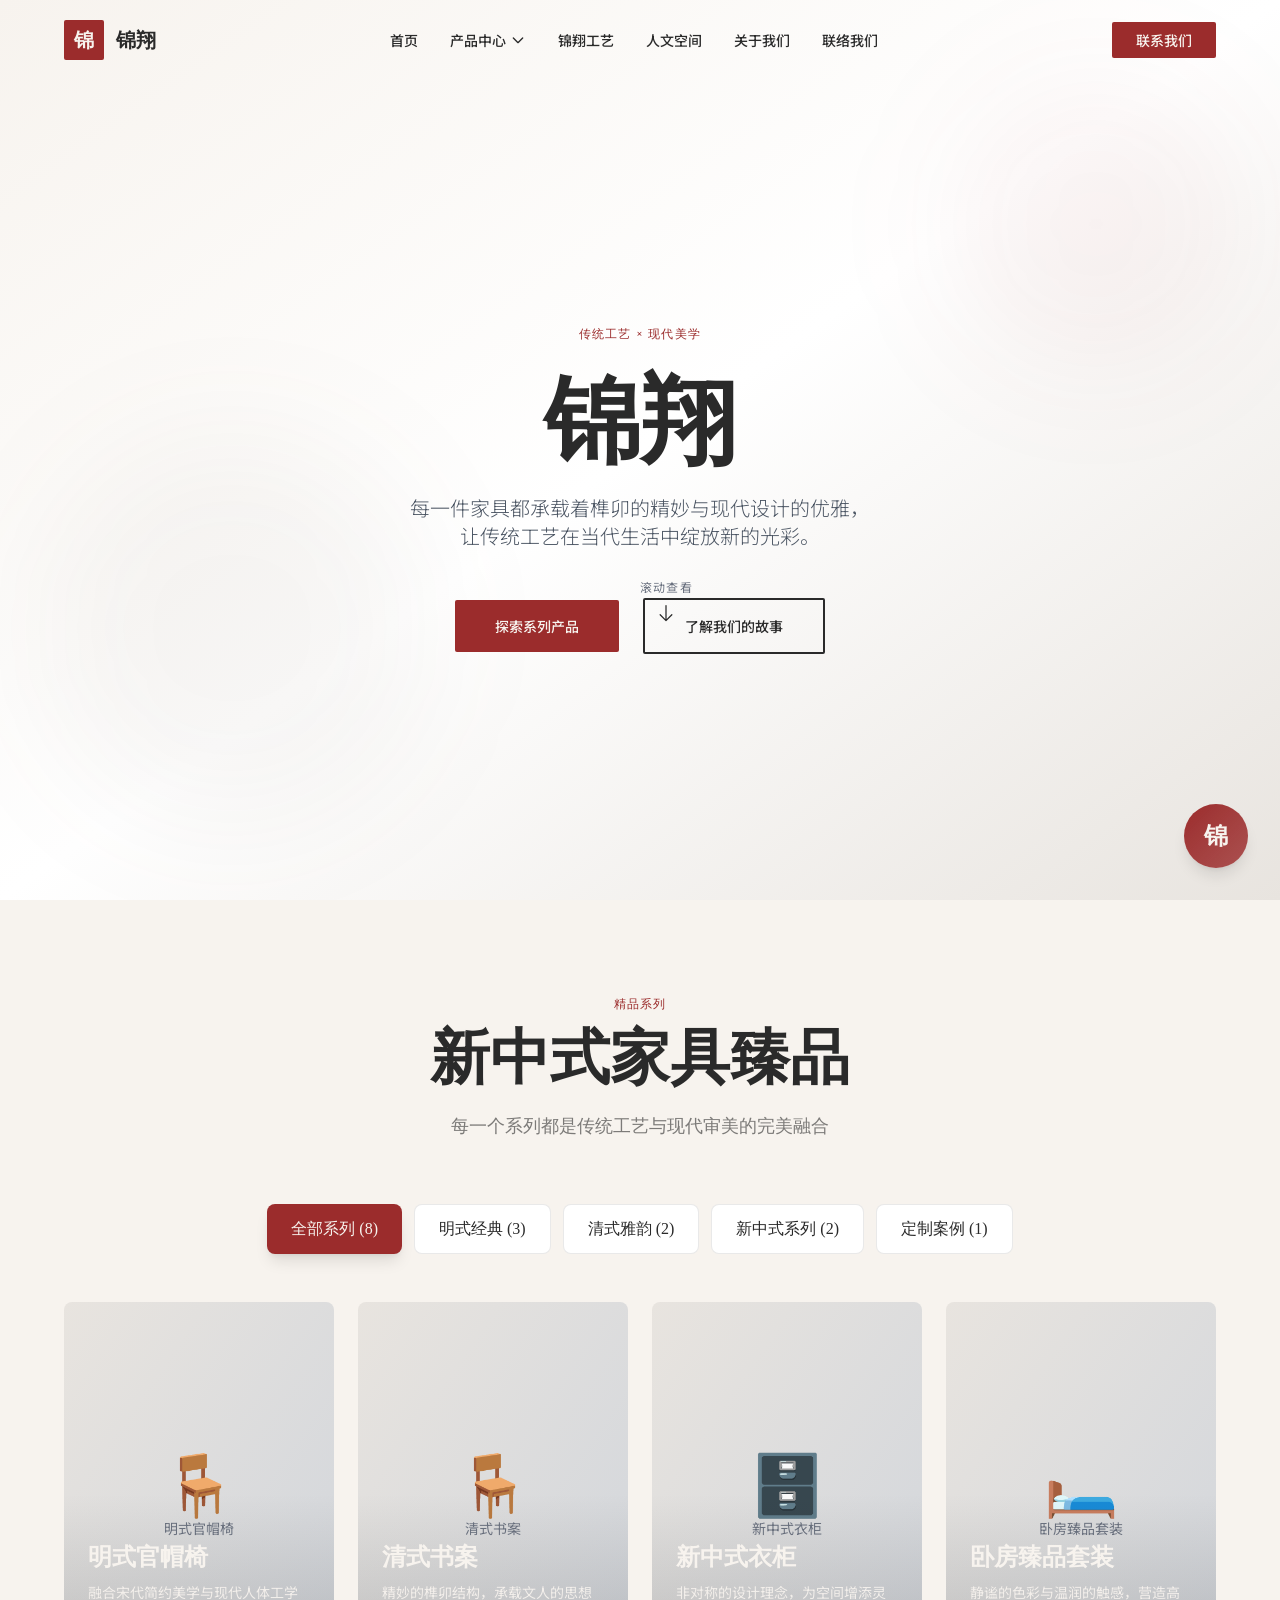
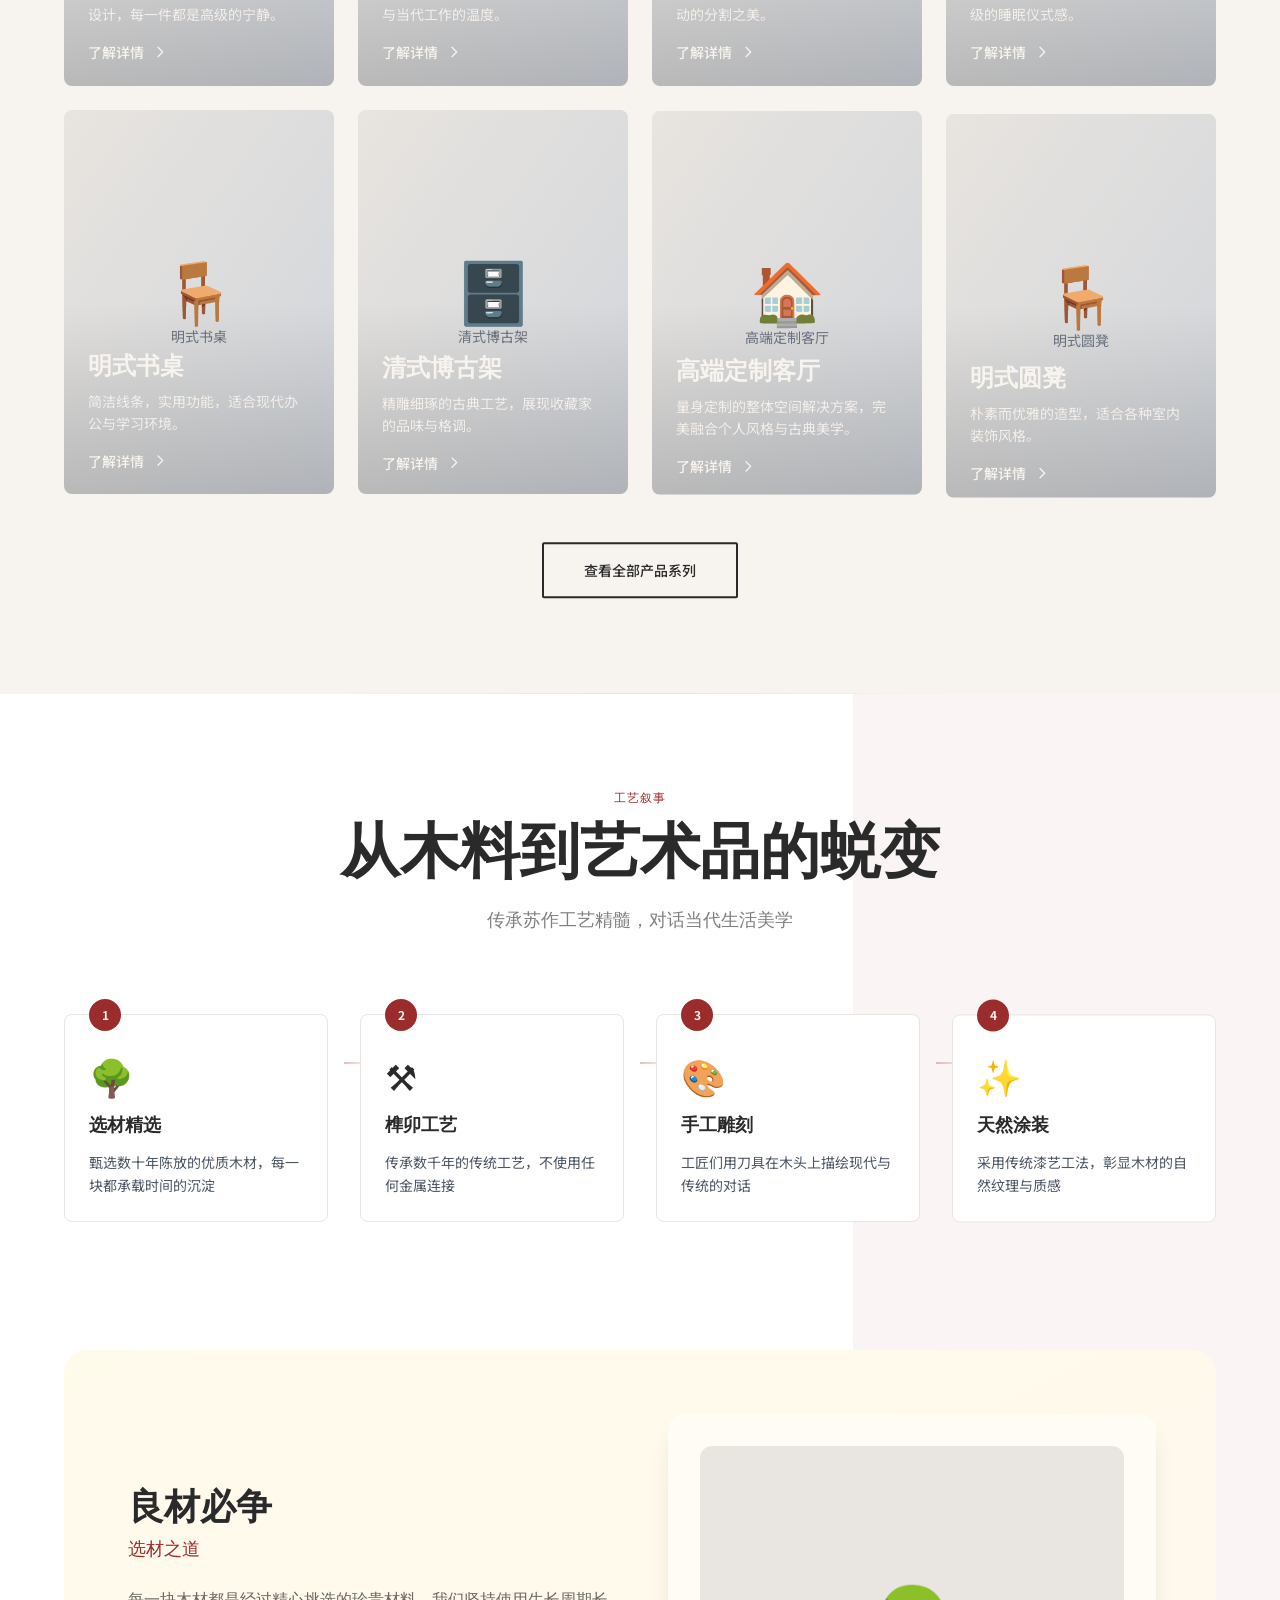
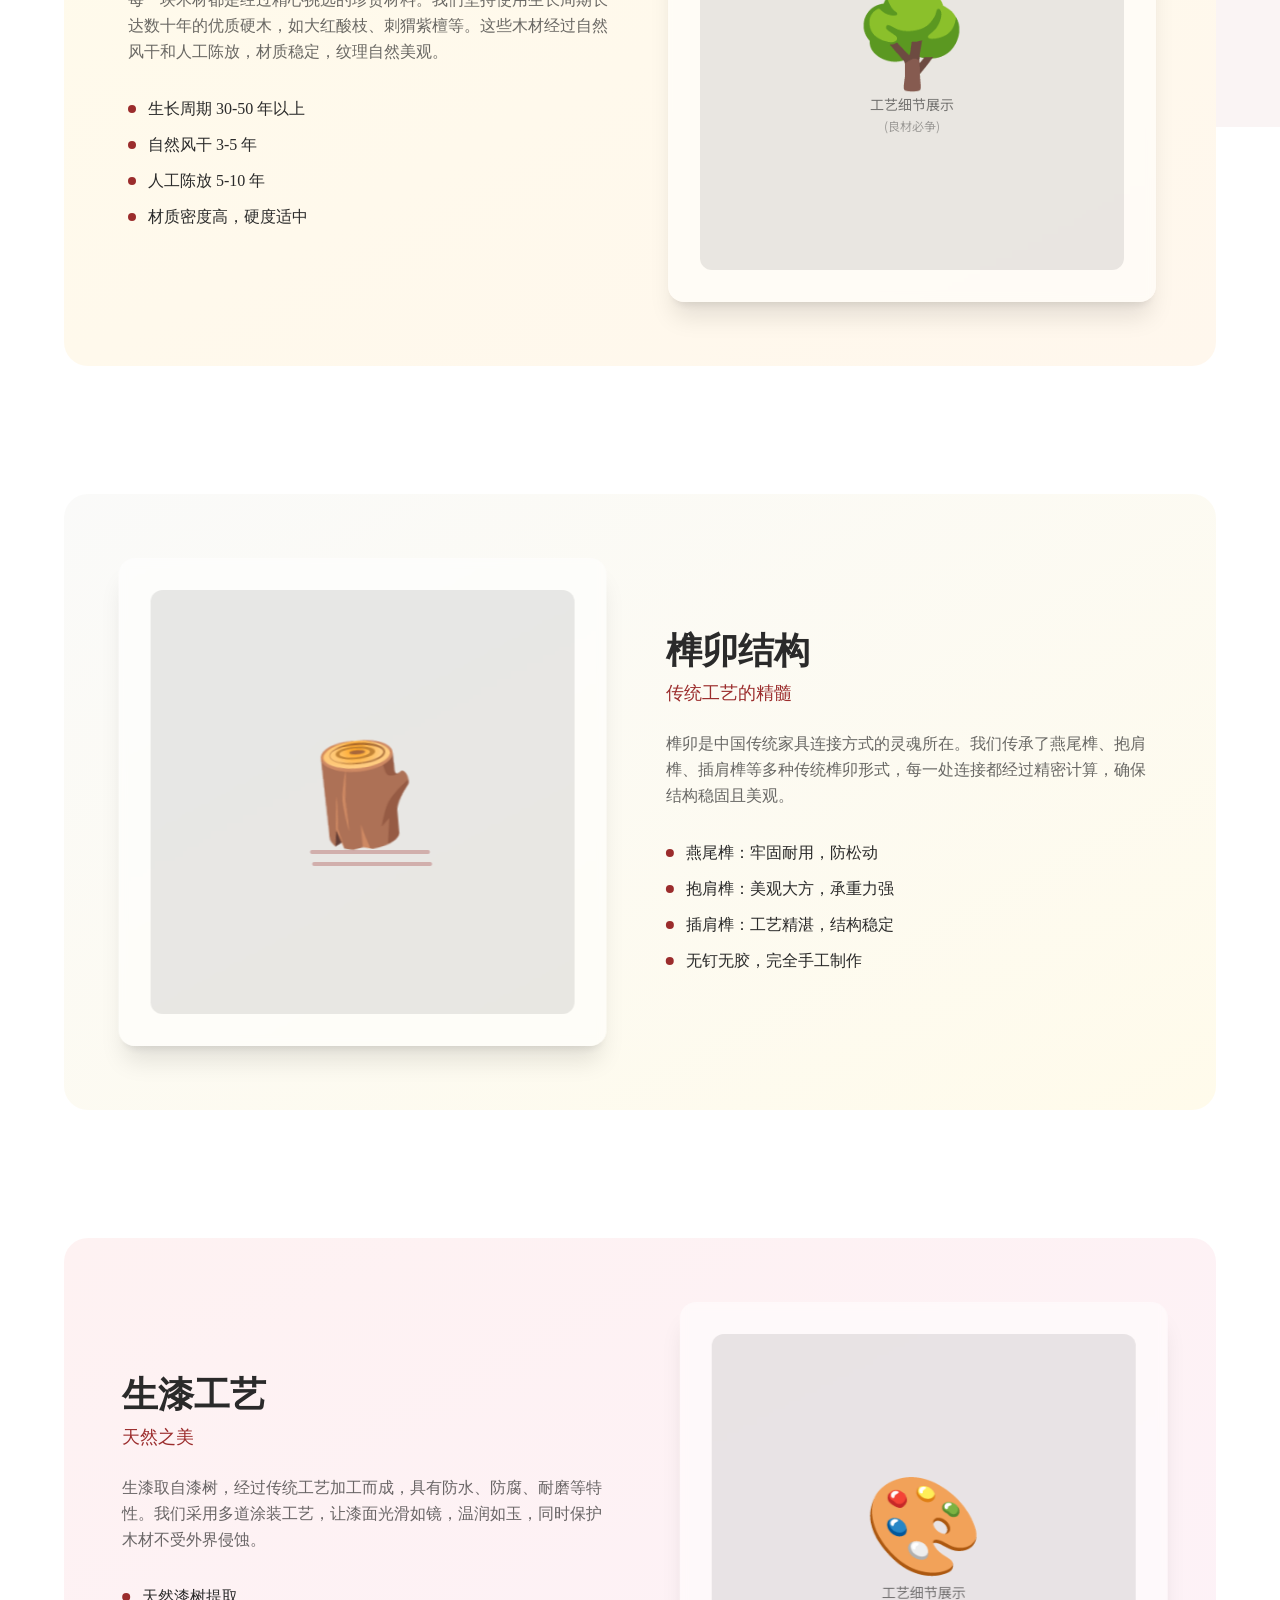
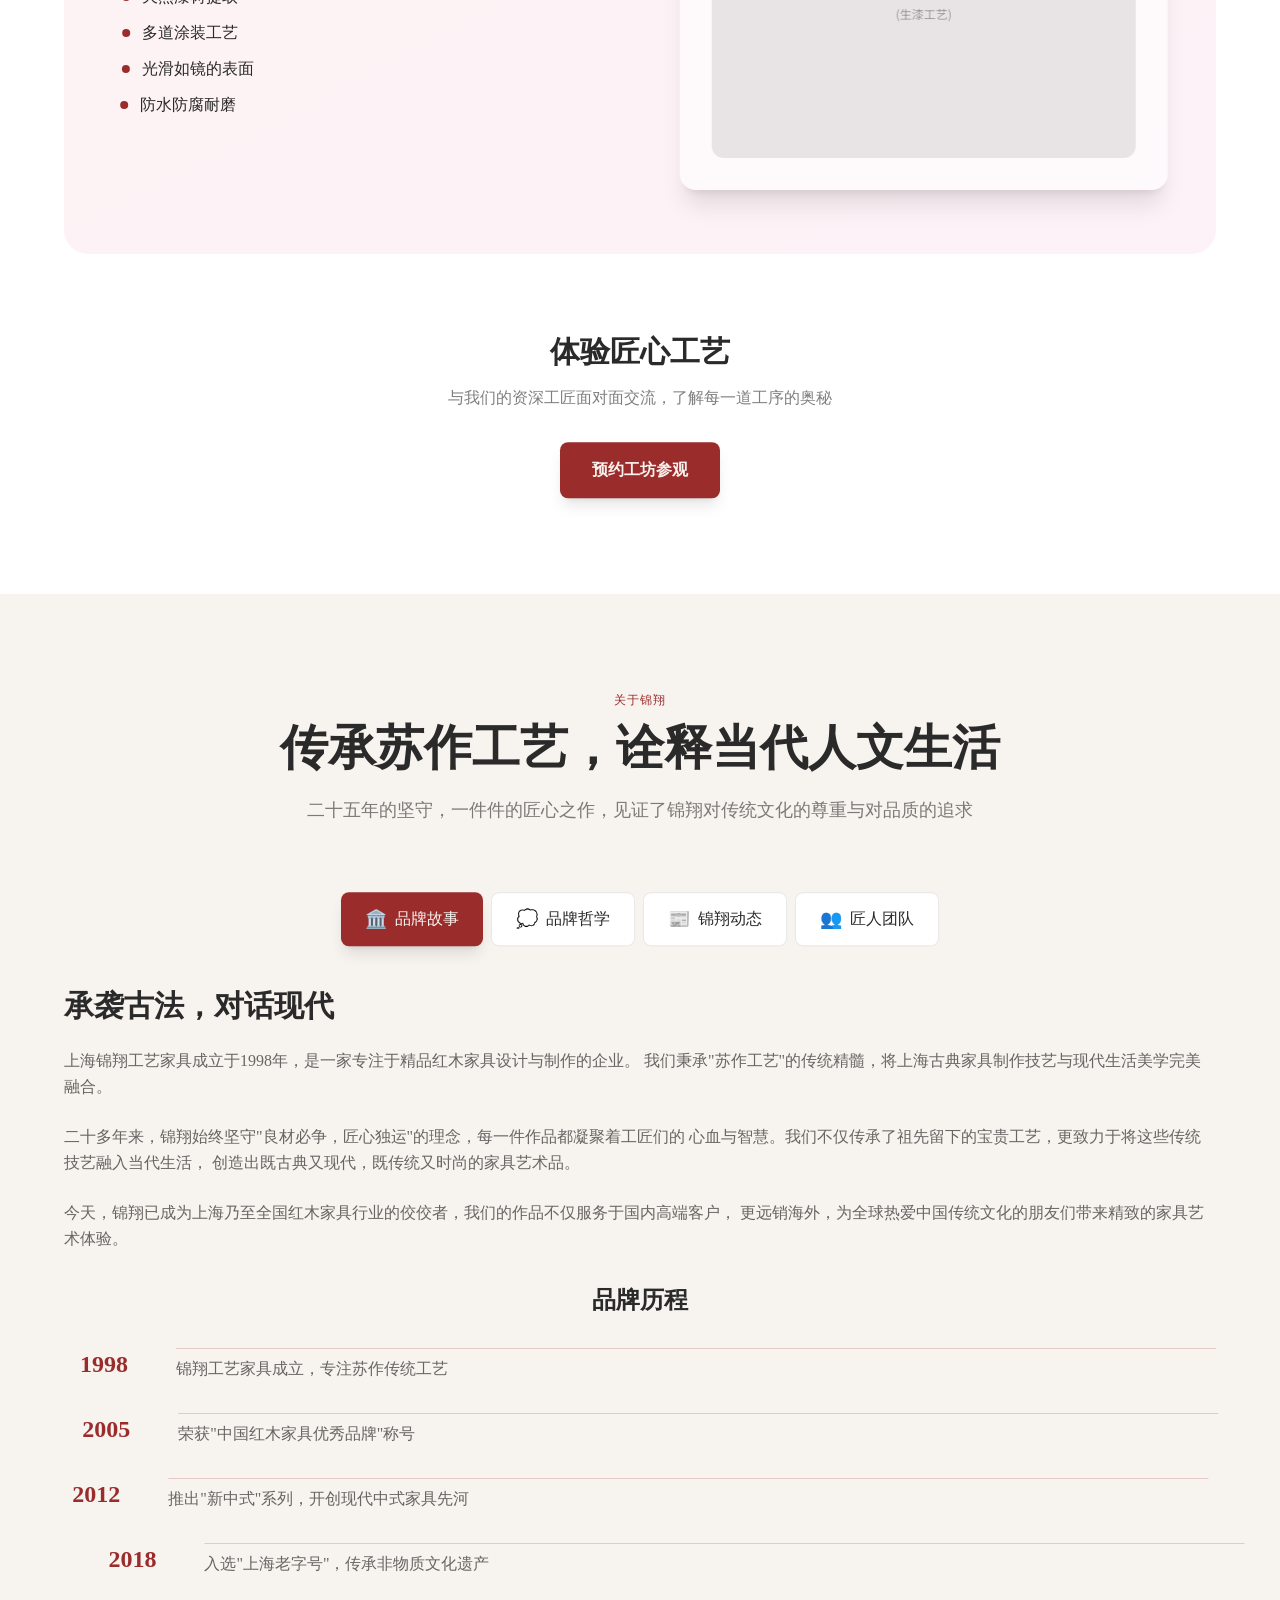
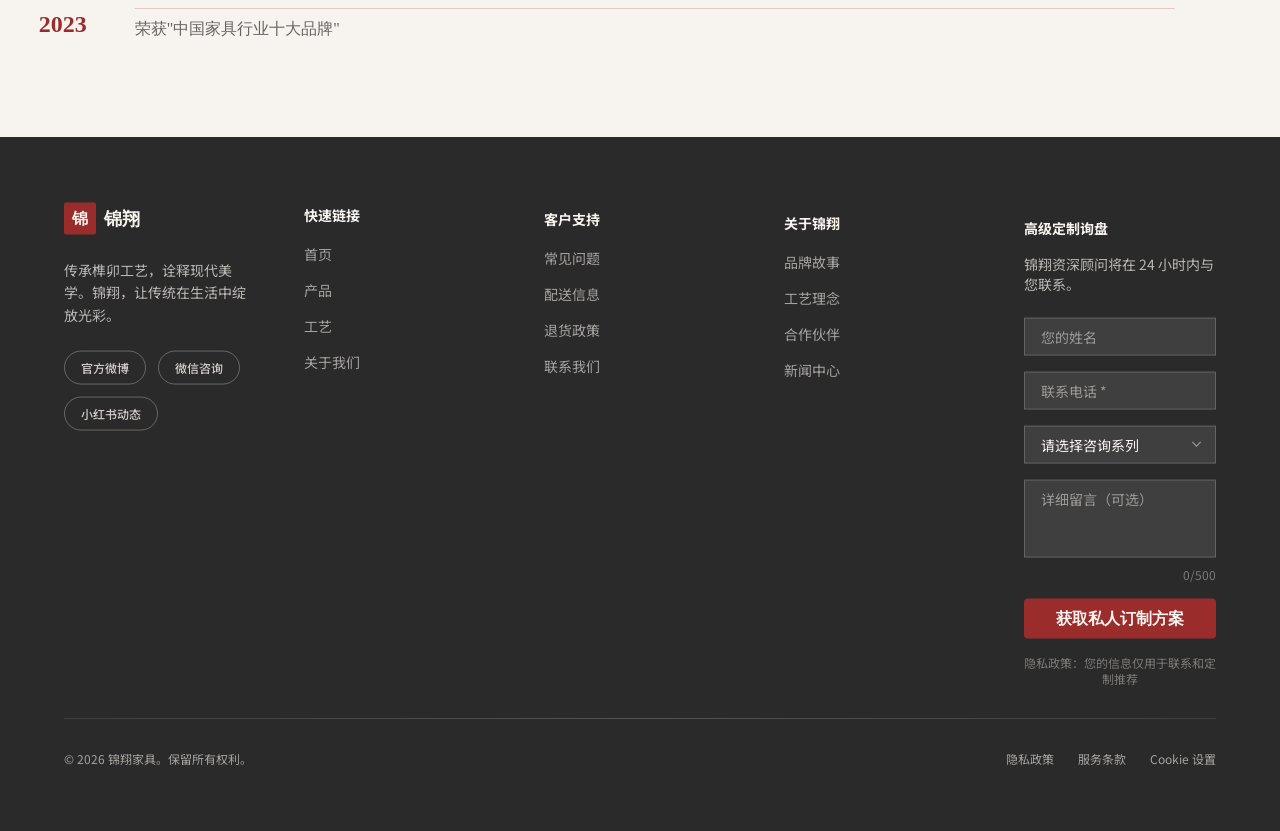
<file: index.html>
<!doctype html>
<html lang="zh-CN">
  <head>
    <meta charset="UTF-8" />
    <meta name="viewport" content="width=device-width, initial-scale=1.0" />
    <title>锦翔 - 现代高端红木家具</title>
    <meta name="description" content="锦翔品牌致力于将传统榫卯工艺与现代美学相结合，打造高端红木家具。" />
    <meta name="keywords" content="红木家具,新中式,榫卯工艺,高端家具" />
    <meta name="theme-color" content="#2a2a2a" />
    <link rel="preconnect" href="https://fonts.googleapis.com" />
    <link rel="preconnect" href="https://fonts.gstatic.com" crossorigin />
    <link href="https://fonts.googleapis.com/css2?family=Noto+Sans+SC:wght@300;400;500;600;700&family=Source+Han+Serif+SC:wght@400;600&family=Playfair+Display:wght@400;600;700&family=Montserrat:wght@300;400;500;600&display=swap" rel="stylesheet" />
    <script type="module" crossorigin src="./assets/index-C2bVfghj.js"></script>
    <link rel="stylesheet" crossorigin href="./assets/index-DV0TH03y.css">
  </head>
  <body class="bg-rice-white text-ink-gray font-sans-cn">
    <div id="root"></div>
  </body>
</html>
</file>
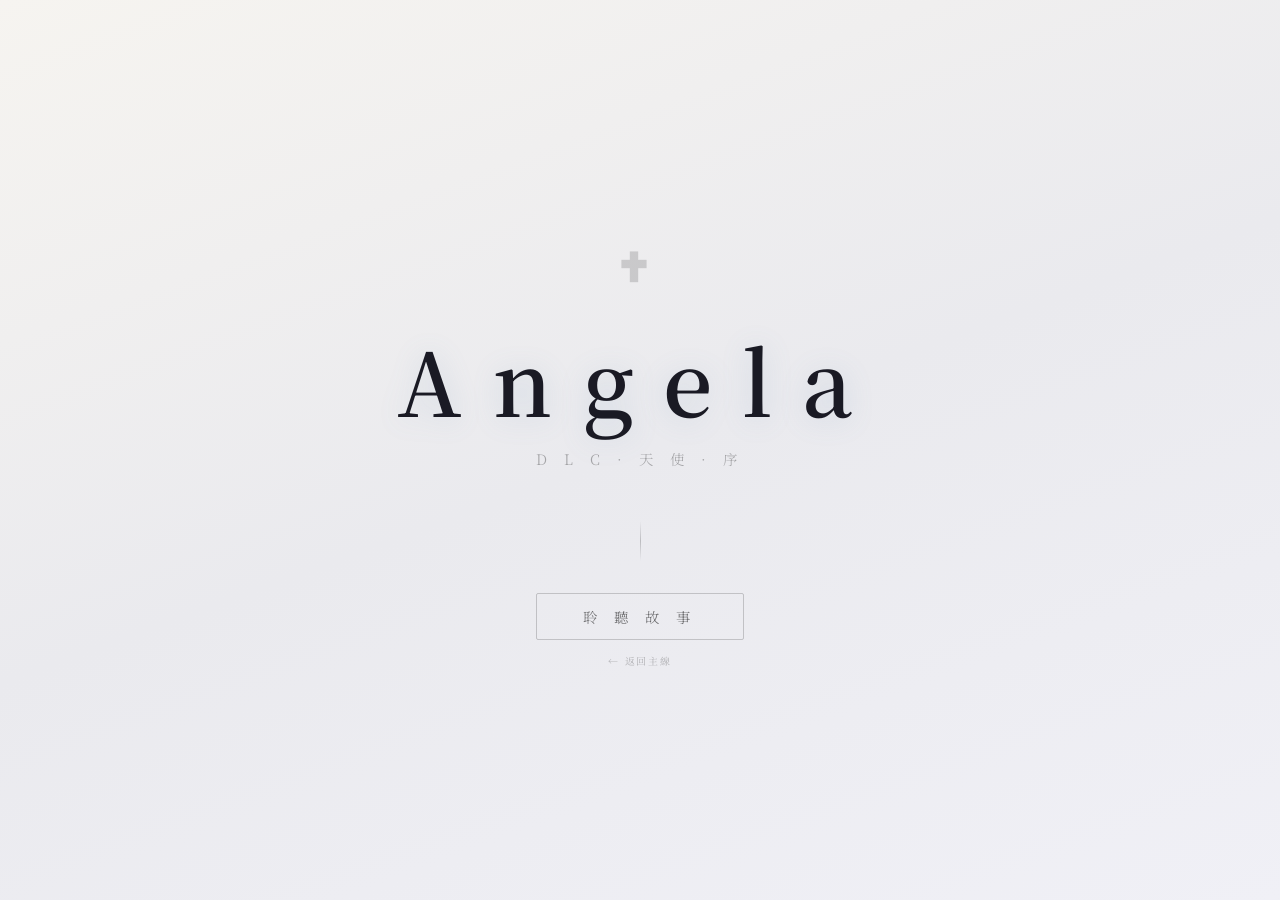
<file: angela.html>
<!DOCTYPE html>
<html lang="zh-TW">
<head>
  <meta charset="UTF-8">
  <meta name="viewport" content="width=device-width, initial-scale=1.0, user-scalable=no">
  <title>Angela · 序</title>
  <style>
    @import url('https://fonts.googleapis.com/css2?family=Noto+Serif+SC:wght@300;400;600&display=swap');

    * { margin: 0; padding: 0; box-sizing: border-box; }

    :root {
      --color-angela: #b8cce0;
      --color-inner:  #d8cce8;
      --color-voice:  #e8dfc8;
      --color-narr:   #c0c8d0;
      --dialog-bg: rgba(2, 4, 10, 0.80);
      --font: 'Noto Serif SC', 'Source Han Serif TC', 'PMingLiU', '新細明體', serif;
    }

    html, body {
      width: 100%; height: 100%;
      overflow: hidden;
      background: #04060e;
      font-family: var(--font);
    }

    #game {
      position: relative;
      width: 100vw; height: 100vh;
      overflow: hidden;
    }

    /* ═══ BACKGROUNDS ═══ */
    .bg-layer {
      position: absolute; inset: 0;
      background-size: cover;
      background-position: center;
      transition: opacity 1.1s ease;
    }
    #bg-a { z-index: 1; }
    #bg-b { z-index: 2; opacity: 0; }

    /* Wide gradient horizon — snow world */
    #horizon {
      position: absolute;
      inset: 0; z-index: 3;
      pointer-events: none;
      transition: opacity 1s ease;
    }

    #vignette {
      position: absolute; inset: 0; z-index: 4;
      background: radial-gradient(ellipse at center, transparent 35%, rgba(0,0,0,0.6) 100%);
      pointer-events: none;
    }

    /* ═══ SNOW PARTICLES ═══ */
    #snow {
      position: absolute; inset: 0; z-index: 5;
      pointer-events: none; overflow: hidden;
    }
    .flake {
      position: absolute;
      top: -10px;
      border-radius: 50%;
      background: rgba(255,255,255,0.85);
      animation: snowfall linear infinite;
      opacity: 0;
      box-shadow: 0 0 3px rgba(255,255,255,0.5);
    }
    @keyframes snowfall {
      0%   { transform: translateY(-10px) translateX(0)         rotate(0deg);   opacity: 0;   }
      5%   { opacity: 0.9; }
      90%  { opacity: 0.5; }
      100% { transform: translateY(110vh) translateX(var(--sx)) rotate(360deg); opacity: 0; }
    }

    /* ═══ CROSS DECO (top center) ═══ */
    #cross-deco {
      position: absolute;
      top: clamp(14px, 2.5vh, 22px);
      left: 50%;
      transform: translateX(-50%);
      z-index: 15;
      display: flex;
      flex-direction: column;
      align-items: center;
      gap: 4px;
      pointer-events: none;
      opacity: 0.3;
      transition: opacity 0.8s ease;
    }
    .cross-symbol {
      color: rgba(255,255,255,0.6);
      font-size: clamp(0.9rem, 1.6vw, 1.2rem);
      letter-spacing: 0.1em;
    }
    #scene-label {
      font-size: 0.6rem;
      color: rgba(255,255,255,0.25);
      letter-spacing: 0.3em;
      margin-top: 4px;
    }

    /* ═══ FEATHER/WING DECO ═══ */
    #wing-deco {
      position: absolute;
      z-index: 6;
      pointer-events: none;
      width: 100%;
      bottom: 28%;
      display: flex;
      justify-content: center;
      opacity: 0;
      transition: opacity 0.8s ease;
    }
    #wing-deco.visible { opacity: 1; }

    /* ═══ CHARACTER BADGE ═══ */
    #character-wrap {
      position: absolute;
      bottom: calc(30% + 6px);
      left: 50%;
      transform: translateX(-50%);
      z-index: 10;
      pointer-events: none;
      transition: opacity 0.6s ease;
    }
    #char-badge {
      width: clamp(64px, 11vw, 96px);
      height: clamp(64px, 11vw, 96px);
      border-radius: 50%;
      display: flex;
      align-items: center;
      justify-content: center;
      font-size: clamp(1.2rem, 2.5vw, 1.9rem);
      border: 1.5px solid currentColor;
      opacity: 0.75;
      transition: color 0.6s, box-shadow 0.6s;
      background: rgba(0,0,0,0.25);
      backdrop-filter: blur(4px);
      letter-spacing: 0;
    }

    /* ═══ DIALOG BOX ═══ */
    #dialog-area {
      position: absolute;
      bottom: 0; left: 0; right: 0;
      z-index: 20;
      padding: 0 clamp(16px,5vw,80px) clamp(18px,3.5vh,36px);
    }
    #dialog-box {
      background: var(--dialog-bg);
      backdrop-filter: blur(16px);
      -webkit-backdrop-filter: blur(16px);
      border: 1px solid rgba(255,255,255,0.08);
      border-radius: 10px;
      padding: clamp(14px,2.5vh,24px) clamp(18px,3vw,34px);
      cursor: pointer;
      user-select: none;
      position: relative;
      min-height: clamp(108px,20vh,148px);
    }
    /* thin silver top accent line */
    #dialog-box::before {
      content: '';
      position: absolute;
      top: 0; left: 20%; right: 20%;
      height: 1px;
      background: linear-gradient(to right, transparent, rgba(200,220,240,0.3), transparent);
    }
    #char-name-box {
      font-size: clamp(0.72rem,1.3vw,0.9rem);
      font-weight: 600;
      letter-spacing: 0.2em;
      margin-bottom: 9px;
      padding-left: 2px;
      transition: color 0.4s ease;
    }
    #dialog-text {
      font-size: clamp(0.88rem,1.6vw,1.06rem);
      line-height: 2;
      color: #dcd8d0;
      min-height: 3.2em;
      word-break: break-all;
      font-weight: 300;
      letter-spacing: 0.04em;
    }
    #continue-hint {
      position: absolute;
      bottom: 12px; right: 18px;
      color: rgba(255,255,255,0.3);
      font-size: 0.65rem;
      letter-spacing: 0.08em;
      display: none;
      animation: blink 1.8s ease-in-out infinite;
    }
    @keyframes blink {
      0%,100% { opacity: 0.3; }
      50%      { opacity: 0.8; }
    }

    /* ═══ CHOICES ═══ */
    #choices-panel {
      position: absolute;
      bottom: 0; left: 0; right: 0;
      z-index: 30;
      padding: 0 clamp(16px,5vw,80px) clamp(18px,3.5vh,36px);
      display: none;
    }
    .choices-wrap {
      background: rgba(2,4,12,0.88);
      backdrop-filter: blur(14px);
      -webkit-backdrop-filter: blur(14px);
      border: 1px solid rgba(255,255,255,0.06);
      border-radius: 10px;
      padding: 8px 8px 10px;
    }
    .choice-hint-text {
      font-size: 0.62rem;
      color: rgba(255,255,255,0.22);
      text-align: center;
      letter-spacing: 0.3em;
      padding: 6px 0 3px;
    }
    .choice-btn {
      display: block; width: 100%;
      background: transparent;
      border: 1px solid rgba(255,255,255,0.09);
      border-radius: 7px;
      color: #c8c4bc;
      font-family: var(--font);
      font-size: clamp(0.85rem,1.5vw,1rem);
      font-weight: 300;
      padding: clamp(10px,1.6vh,15px) clamp(12px,2.3vw,20px);
      margin-top: 5px;
      cursor: pointer;
      text-align: left;
      line-height: 1.6;
      letter-spacing: 0.05em;
      transition: background 0.2s, border-color 0.2s, color 0.2s;
    }
    .choice-btn:hover, .choice-btn:focus {
      background: rgba(200,220,240,0.06);
      border-color: rgba(200,220,240,0.25);
      color: #e8e4dc;
      outline: none;
    }

    /* ═══ TITLE SCREEN ═══ */
    #title-screen {
      position: absolute; inset: 0; z-index: 100;
      background: linear-gradient(160deg, #f6f4f0 0%, #eaeaee 50%, #f0f0f6 100%);
      display: flex;
      flex-direction: column;
      align-items: center;
      justify-content: center;
      transition: opacity 1.2s ease;
    }
    #title-screen.hidden { opacity: 0; pointer-events: none; }

    .title-cross {
      font-size: clamp(1.8rem,4vw,2.8rem);
      color: rgba(0,0,0,0.15);
      margin-bottom: 18px;
      letter-spacing: 0.2em;
    }
    .title-name {
      font-size: clamp(3rem,7vw,5.5rem);
      font-weight: 600;
      color: #1a1a24;
      letter-spacing: 0.35em;
      margin-bottom: 6px;
      text-shadow: 0 2px 30px rgba(100,140,180,0.2);
    }
    .title-sub {
      font-size: clamp(0.72rem,1.2vw,0.9rem);
      color: rgba(0,0,0,0.3);
      letter-spacing: 0.45em;
      margin-bottom: 52px;
      font-weight: 300;
    }
    .title-rule {
      width: 1px; height: 40px;
      background: linear-gradient(to bottom, transparent, rgba(0,0,0,0.2), transparent);
      margin-bottom: 32px;
    }
    #start-btn {
      background: transparent;
      border: 1px solid rgba(0,0,0,0.18);
      color: rgba(0,0,0,0.55);
      font-family: var(--font);
      font-size: clamp(0.78rem,1.25vw,0.9rem);
      letter-spacing: 0.45em;
      padding: 12px 46px;
      border-radius: 2px;
      cursor: pointer;
      transition: all 0.3s ease;
      font-weight: 300;
    }
    #start-btn:hover {
      background: rgba(0,0,0,0.04);
      border-color: rgba(0,0,0,0.35);
      color: rgba(0,0,0,0.8);
    }
    #back-to-main {
      margin-top: 14px;
      font-size: 0.62rem;
      color: rgba(0,0,0,0.25);
      letter-spacing: 0.2em;
      cursor: pointer;
      background: none; border: none;
      font-family: var(--font);
      transition: color 0.2s;
      text-decoration: none;
    }
    #back-to-main:hover { color: rgba(0,0,0,0.55); }

    /* ═══ IN-GAME BACK BUTTON ═══ */
    #btn-back {
      position: absolute;
      top: clamp(12px,2vh,20px);
      left: clamp(14px,2.5vw,26px);
      z-index: 50;
      background: transparent;
      border: 1px solid rgba(255,255,255,0.12);
      color: rgba(255,255,255,0.3);
      font-family: var(--font);
      font-size: 0.6rem;
      letter-spacing: 0.2em;
      padding: 6px 12px;
      border-radius: 3px;
      cursor: pointer;
      transition: all 0.2s;
      text-decoration: none;
    }
    #btn-back:hover { color: rgba(255,255,255,0.7); border-color: rgba(255,255,255,0.3); }

    /* ═══ LOOP END ═══ */
    #end-overlay {
      position: absolute; inset: 0; z-index: 90;
      background: rgba(255,255,255,0);
      pointer-events: none;
      transition: background 1.5s ease;
      display: flex; align-items: center; justify-content: center;
    }
    #end-overlay.flash {
      background: rgba(255,255,255,0.85);
    }

    /* ═══ RESPONSIVE ═══ */
    @media (max-width: 600px) {
      #character-wrap { bottom: calc(27% + 6px); }
    }
    @media (max-height: 540px) {
      #character-wrap { display: none; }
    }
  </style>
</head>
<body>
<div id="game">

  <div id="bg-a" class="bg-layer"></div>
  <div id="bg-b" class="bg-layer"></div>
  <div id="horizon"></div>
  <div id="vignette"></div>

  <!-- Snow -->
  <div id="snow"></div>

  <!-- Cross + scene label -->
  <div id="cross-deco">
    <div class="cross-symbol">✝</div>
    <div id="scene-label"></div>
  </div>

  <!-- Back button (in-game) -->
  <a href="game.html" id="btn-back">← 返回</a>

  <!-- Character badge -->
  <div id="character-wrap">
    <div id="char-badge"></div>
  </div>

  <!-- Dialog -->
  <div id="dialog-area">
    <div id="dialog-box">
      <div id="char-name-box"></div>
      <div id="dialog-text"></div>
      <div id="continue-hint">繼續 ▶</div>
    </div>
  </div>

  <!-- Choices -->
  <div id="choices-panel">
    <div class="choices-wrap">
      <div class="choice-hint-text">— 選 擇 —</div>
      <div id="choices-list"></div>
    </div>
  </div>

  <!-- White flash overlay -->
  <div id="end-overlay"></div>

  <!-- Title screen (light theme) -->
  <div id="title-screen">
    <div class="title-cross">✝</div>
    <div class="title-name">Angela</div>
    <div class="title-sub">D L C · 天 使 · 序</div>
    <div class="title-rule"></div>
    <button id="start-btn">聆 聽 故 事</button>
    <a href="game.html" id="back-to-main">← 返回主線</a>
  </div>

</div>

<script>
// ════════════════════════════════════════════
//  CHARACTERS
// ════════════════════════════════════════════
const CHARS = {
  narrator: { name: '',           color: '#b0bcc8', initial: '·',  glow: 'rgba(176,188,200,0.3)' },
  angela:   { name: 'Angela',     color: '#b8cce0', initial: '✦',  glow: 'rgba(184,204,224,0.4)' },
  inner:    { name: '〔内心〕',   color: '#d0c4e0', initial: '心',  glow: 'rgba(208,196,224,0.3)' },
  voice:    { name: '〔聲音〕',   color: '#e0d8c0', initial: '°',   glow: 'rgba(224,216,192,0.35)' },
};

// ════════════════════════════════════════════
//  BACKGROUNDS
// ════════════════════════════════════════════
const BG = {
  white_awaken: 'linear-gradient(180deg, #f0f2f8 0%, #e8eaf4 100%)',
  snow_night:   'linear-gradient(180deg, #050810 0%, #08101e 45%, #0c1626 100%)',
  snow_dusk:    'linear-gradient(180deg, #0a0608 0%, #180e0a 40%, #261408 80%, #1a0e0a 100%)',
  golden_hour:  'linear-gradient(180deg, #0f0800 0%, #200e00 35%, #301800 65%, #1e0c00 100%)',
  dawn:         'linear-gradient(180deg, #080614 0%, #100c20 40%, #181428 100%)',
  pure_white:   'linear-gradient(180deg, #f8f8fc 0%, #eeecf4 100%)',
  grey_void:    'linear-gradient(180deg, #06060c 0%, #0c0c18 100%)',
};

// ════════════════════════════════════════════
//  SCENES
// ════════════════════════════════════════════
const SCENES = {

  // ─── 醒 ───
  awaken_01: {
    bg: BG.white_awaken, label: '初醒', snowAlpha: 0,
    char: 'angela',
    text: '我　獨自一人　蘇醒於此。',
    next: 'awaken_02',
  },

  awaken_02: {
    bg: BG.white_awaken, label: '初醒', snowAlpha: 0.4,
    char: 'narrator',
    text: '梳理了一下身後的柔軟的雙翼，莫名而來的寒冷使我不由得縮了縮身子。\n\n一雙水藍色的眸子凝視著銀裝素裹下的世界，茫然與陌生。',
    next: 'awaken_atmos',
  },

  awaken_atmos: {
    bg: BG.white_awaken, label: '初醒', snowAlpha: 0.2,
    char: 'narrator',
    text: '那光是沒有來源的。\n\n四野盡白，不知是雲，是雪，還是這個世界本身的顏色。安靜得像是連時間都尚未誕生。',
    next: 'awaken_03',
  },

  awaken_03: {
    bg: BG.snow_night, label: '初醒', snowAlpha: 0.7,
    char: 'narrator',
    text: '勉強支撑起身體　總是有些站不穩\n\n眼前一片黑暗　遠處好像有人在唱歌。',
    next: 'voice_01',
  },

  voice_01: {
    bg: BG.snow_night, label: '初醒', snowAlpha: 0.7,
    char: 'voice',
    text: '「雪白色的翅膀呢……是Angela嗎？」',
    next: 'awaken_04',
  },

  awaken_04: {
    bg: BG.snow_night, label: '初醒', snowAlpha: 0.7,
    char: 'narrator',
    text: '像是曾經的窸窸窣窣的人語聲，無休止的縈繞于耳邊。',
    next: 'angela_name',
  },

  angela_name: {
    bg: BG.snow_night, label: '初醒', snowAlpha: 0.7,
    char: 'inner',
    text: 'Angela……？\n\n我　是Angela嗎……\n\n沒有人告訴過我　所以就當是了吧。',
    next: 'angela_name_2',
  },

  angela_name_2: {
    bg: BG.snow_night, label: '初醒', snowAlpha: 0.7,
    char: 'narrator',
    text: '只好這樣的自顧自在的想著。',
    next: 'name_choice',
  },

  name_choice: {
    bg: BG.snow_night, label: '初醒', snowAlpha: 0.7,
    char: 'inner',
    text: '（遠處的歌聲，斷斷續續。是在呼喚我嗎。）',
    choices: [
      { text: '試著回應那道聲音。',   next: 'respond_voice' },
      { text: '沉默地繼續站在原地。', next: 'stay_silent'   },
    ],
  },

  respond_voice: {
    bg: BG.snow_night, label: '初醒', snowAlpha: 0.7,
    char: 'angela',
    text: '……我在這裡。',
    next: 'voice_fades',
  },

  stay_silent: {
    bg: BG.snow_night, label: '初醒', snowAlpha: 0.7,
    char: 'inner',
    text: '（沒有開口。話語還沒有準備好。）\n\n（或者說——還不確定自己是否有資格應答那個名字。）',
    next: 'voice_fades',
  },

  voice_fades: {
    bg: BG.snow_night, label: '初醒', snowAlpha: 0.7,
    char: 'narrator',
    text: '歌聲沒有停。它只是　繼續飄盪在這個銀白色的世界裡。\n\n像是從很遠很遠的地方傳來的。',
    next: 'awaken_still',
  },

  awaken_still: {
    bg: BG.snow_night, label: '初醒', snowAlpha: 0.6,
    char: 'narrator',
    text: '就這樣站著。\n\n身後的翅膀輕輕收攏了一下，白羽與周遭的白融在一起，幾乎分不清界限。\n\n大概在那裡站了很久。或者只是片刻。在這裡，這件事不那麼重要。',
    next: 'wings_01',
  },

  // ─── 形 ───
  wings_01: {
    bg: BG.snow_night, label: '形貌', snowAlpha: 0.9,
    char: 'angela',
    text: '我有一對沒用的翅膀。',
    next: 'wings_02',
  },

  wings_02: {
    bg: BG.snow_night, label: '形貌', snowAlpha: 0.9,
    char: 'narrator',
    text: '也許它們就是用來被觀賞的吧——因為飛行完全不需要依靠翅膀。\n\n只是有了翅膀翩翩飛起的樣子，會好看得很。',
    next: 'halo_01',
  },

  halo_01: {
    bg: BG.snow_night, label: '形貌', snowAlpha: 0.9,
    char: 'angela',
    text: '我的頭頂有一個閃著微弱銀白色光芒的光環。',
    next: 'halo_02',
  },

  halo_02: {
    bg: BG.snow_night, label: '形貌', snowAlpha: 0.9,
    char: 'narrator',
    text: '我想大概是因為它的緣故——我只要輕輕踮起腳尖，就會飄起來，然後飛起來。\n\n像是脫離了這個世界一般的感覺。　輕飄飄的。',
    next: 'cross_01',
  },

  cross_01: {
    bg: BG.snow_night, label: '形貌', snowAlpha: 0.9,
    char: 'narrator',
    text: '我的衣服上有一個小小的十字架。十字架上有著會發光的金色框線。\n\n我不明白這有什麼用。興許是裝飾品吧——只是在陽光下偶爾看到那個小小的十字架，會有些刺眼罷了。',
    next: 'boots_01',
  },

  boots_01: {
    bg: BG.snow_night, label: '形貌', snowAlpha: 0.9,
    char: 'angela',
    text: '我想我是很喜歡我的靴子的。',
    next: 'boots_02',
  },

  boots_02: {
    bg: BG.snow_night, label: '形貌', snowAlpha: 0.9,
    char: 'narrator',
    text: '因為它真的是十分漂亮——一雙白色的靴子。實際上它並沒有裝飾品，只是有兩個小十字而已。\n\n但是不知為何我卻覺得它是如此的賞心悅目，不由得感嘆造物主的才華橫溢。以至於每次踮起腳尖向前邁步，總是忍不住回頭看一眼身後。',
    next: 'hair_01',
  },

  hair_01: {
    bg: BG.snow_night, label: '形貌', snowAlpha: 0.9,
    char: 'angela',
    text: '差點忘記說了——我有一頭金色的長髮，就像長發公主那樣長，一直到我的腳下。',
    next: 'hair_02',
  },

  hair_02: {
    bg: BG.snow_night, label: '形貌', snowAlpha: 0.9,
    char: 'voice',
    text: '「記得曾經有人說過，它是如太陽般光輝閃耀的，象徵著屬於我們的榮耀。」',
    next: 'hair_03',
  },

  hair_03: {
    bg: BG.snow_night, label: '形貌', snowAlpha: 0.9,
    char: 'inner',
    text: '（只是究竟是誰——已經記不清楚了。）',
    next: 'wander_depart',
  },

  // ─── 行 ───
  wander_depart: {
    bg: BG.snow_night, label: '行路', snowAlpha: 0.9,
    char: 'narrator',
    text: '後來，她踮起了腳尖。\n\n飄離地面的一刹那，有什麼東西在她心裡輕輕轉動了一下——\n\n說不清是什麼，只是覺得，應該往前走了。',
    next: 'wander_01',
  },

  wander_01: {
    bg: BG.dawn, label: '行路', snowAlpha: 1.0,
    char: 'inner',
    text: '這個世界裡，還會有和我一樣的傢伙嗎？',
    next: 'wander_02',
  },

  wander_02: {
    bg: BG.dawn, label: '行路', snowAlpha: 1.0,
    char: 'narrator',
    text: '積雪沒有聲音。\n\n那是她後來才發現的事——靴子踩下去，雪面紋絲不動，沒有足跡。或者說，有，只是她轉身去看的時候，那一串印記已經不在了。',
    next: 'wander_02b',
  },

  wander_02b: {
    bg: BG.dawn, label: '行路', snowAlpha: 1.0,
    char: 'narrator',
    text: '我路過了覆滿積雪的山峰。',
    next: 'wander_02c',
  },

  wander_02c: {
    bg: BG.dawn, label: '行路', snowAlpha: 1.0,
    char: 'narrator',
    text: '那些山峰不說話。巨大的，沉默的，被雪蓋著，像是從亙古以前就在那裡，也將在那裡待到亙古以後。\n\nAngela飛過它們上空的時候，往下看了一眼——沒有路，沒有村莊，沒有任何人曾經經過的痕跡。',
    next: 'wander_02d',
  },

  wander_02d: {
    bg: BG.dawn, label: '行路', snowAlpha: 1.0,
    char: 'narrator',
    text: '與靜止的溪流。',
    next: 'wander_02e',
  },

  wander_02e: {
    bg: BG.dawn, label: '行路', snowAlpha: 1.0,
    char: 'narrator',
    text: '那條溪流讓她停了下來。\n\n水在某個瞬間凝固了，連浪花翻起的弧度都還保留著，透明的，精確的，只是再不流動。\n\n她不知道這意味著什麼。只是蹲下來，隔著一段距離，看了它很久。',
    next: 'wander_02f',
  },

  wander_02f: {
    bg: BG.dawn, label: '行路', snowAlpha: 1.0,
    char: 'narrator',
    text: '沒有人知道我是誰。',
    next: 'wander_02g',
  },

  wander_02g: {
    bg: BG.dawn, label: '行路', snowAlpha: 1.0,
    char: 'narrator',
    text: '她也不知道走了多久。\n\n那條路沒有起點，也沒有終點，只有眼前一片又一片的白，和身後——什麼都沒有。\n\n偶爾，她會轉過頭去看那雙靴子。白色的，輕飄飄的，像是借來的重量。',
    next: 'wander_02h',
  },

  wander_02h: {
    bg: BG.dawn, label: '行路', snowAlpha: 1.0,
    char: 'narrator',
    text: '我只能不斷行走下去。',
    next: 'wander_03',
  },

  wander_03: {
    bg: BG.dawn, label: '行路', snowAlpha: 1.0,
    char: 'inner',
    text: '說起來——到底我也不知道，為什麼我要不斷地尋找。\n\n只是好像我本應如此。',
    next: 'wander_preday',
  },

  wander_preday: {
    bg: BG.dawn, label: '行路', snowAlpha: 0.8,
    char: 'narrator',
    text: '不知道走了多少個日夜之後。\n\n那天的空氣有些不同。\n\n不是更冷了，是那種冷換了一種方式——不再只是往外擠，而是往裡鑽，穿過羽翼，穿過衣衫，直抵某個她從未命名過的地方。',
    next: 'winter_day_01',
  },

  // ─── 醒 · 二 ───
  winter_day_01: {
    bg: BG.snow_dusk, label: '冬日', snowAlpha: 0.6,
    char: 'narrator',
    text: '終於——\n\n一個寒冷的冬日。',
    next: 'winter_day_02',
  },

  winter_day_02: {
    bg: BG.snow_dusk, label: '冬日', snowAlpha: 0.6,
    char: 'narrator',
    text: '雖然朝陽是如此的綺麗，但寒冷確是穿透了我的身體。\n\n那天的我，格外的清醒。',
    next: 'winter_day_03',
  },

  winter_day_03: {
    bg: BG.snow_dusk, label: '冬日', snowAlpha: 0.6,
    char: 'angela',
    text: '我看清了天空的顏色。',
    next: 'sky_atmos',
  },

  sky_atmos: {
    bg: BG.snow_dusk, label: '冬日', snowAlpha: 0.5,
    char: 'narrator',
    text: '是那種黎明剛過、白晝未至時才有的顏色。\n\n淡得幾乎沒有顏色，卻又分明是藍的。\n\n她不知道自己是不是曾經見過這個顏色。只是突然覺得，這個世界是真實的。',
    next: 'old_voice_01',
  },

  old_voice_01: {
    bg: BG.snow_dusk, label: '冬日', snowAlpha: 0.6,
    char: 'narrator',
    text: '隱約間，像是想起了有人曾經對我說過的話——',
    next: 'old_voice_02',
  },

  old_voice_02: {
    bg: BG.snow_dusk, label: '冬日', snowAlpha: 0.6,
    char: 'voice',
    text: '「即便如此——孤身一人　縱使……？」',
    next: 'old_voice_03',
  },

  old_voice_03: {
    bg: BG.snow_dusk, label: '冬日', snowAlpha: 0.6,
    char: 'inner',
    text: '……\n\n……',
    next: 'wander_choice',
  },

  wander_choice: {
    bg: BG.snow_dusk, label: '冬日', snowAlpha: 0.6,
    char: 'inner',
    text: '（那句話的後半段，怎麼也想不起來了。）',
    choices: [
      { text: '努力去回想那個聲音的面孔。', next: 'try_remember' },
      { text: '就這樣放下，繼續前行。',     next: 'let_go'       },
    ],
  },

  try_remember: {
    bg: BG.snow_dusk, label: '冬日', snowAlpha: 0.6,
    char: 'inner',
    text: '（有人站在光裡。輪廓模糊，像是很遠很遠的地方。）\n\n（……我夠不到。）',
    next: 'sunset_01',
  },

  let_go: {
    bg: BG.snow_dusk, label: '冬日', snowAlpha: 0.6,
    char: 'angela',
    text: '……沒關係的。\n\n前方還有路。',
    next: 'sunset_01',
  },

  // ─── 夕 ───
  sunset_01: {
    bg: BG.golden_hour, label: '夕陽', snowAlpha: 0.2,
    char: 'narrator',
    text: '那一天，夕陽西下，由此定格。',
    next: 'sunset_02',
  },

  sunset_02: {
    bg: BG.golden_hour, label: '夕陽', snowAlpha: 0.2,
    char: 'narrator',
    text: '那一天，我再度成為了天使——\n\n世界上最後的，也是唯一的Angela。',
    next: 'distant_song',
  },

  distant_song: {
    bg: BG.golden_hour, label: '夕陽', snowAlpha: 0.2,
    char: 'narrator',
    text: '恍然間，我想起了遠處的歌聲——\n\n竟是如此的熟悉。',
    next: 'vow_01',
  },

  vow_01: {
    bg: BG.golden_hour, label: '誓言', snowAlpha: 0,
    char: 'angela',
    text: '我將永遠地歌頌偉大的主，耶和華——',
    next: 'vow_02',
  },

  vow_02: {
    bg: BG.golden_hour, label: '誓言', snowAlpha: 0,
    char: 'angela',
    text: '縱使一切早已不復存在，但這份虔誠的信念，將永隨著我，和我所存在于的世界。\n\n他終將永恆。',
    next: 'vow_silence',
  },

  vow_silence: {
    bg: BG.golden_hour, label: '誓言', snowAlpha: 0,
    char: 'narrator',
    text: '說完的一瞬，四周更靜了。\n\n那份靜不是空洞的，是有重量的——像是某個她說不清楚的存在，正在聆聽。\n\nAngela將視線收回來，放在自己的手上。',
    next: 'break_01',
  },

  // ─── 裂 ───
  break_01: {
    bg: BG.golden_hour, label: '裂', snowAlpha: 0,
    char: 'narrator',
    text: '我聽到了什麼東西斷裂的聲音。',
    next: 'break_02',
  },

  break_02: {
    bg: BG.grey_void, label: '裂', snowAlpha: 0,
    char: 'inner',
    text: '腦中只剩下的是一片接近暮色的黃昏——\n\n還有一個人影，在我的目光所不可及之處。',
    next: 'loop_01',
  },

  // ─── 迴環 ───
  loop_01: {
    bg: BG.pure_white, label: '迴', snowAlpha: 0,
    char: 'narrator',
    text: '微微張開雙眼，映入眼簾的是一片純白的世界——\n\n不帶有一絲的污穢，就像我身後的羽翼一般的純淨，潔白。',
    next: 'loop_02',
  },

  loop_02: {
    bg: BG.pure_white, label: '迴', snowAlpha: 0.3,
    char: 'narrator',
    text: '銀白色的人影在不遠的那處，似是似非的流動著，流光一般的顏色。',
    next: 'loop_voice',
  },

  loop_voice: {
    bg: BG.pure_white, label: '迴', snowAlpha: 0.3,
    char: 'voice',
    text: '「雪白的翅膀呢……」\n\n「是Angela嗎？」',
    next: 'loop_end',
  },

  loop_end: {
    bg: BG.white_awaken, label: '迴', snowAlpha: 0.4,
    char: 'angela',
    text: '我　獨自一人　蘇醒於此。',
    next: 'THE_END',
  },
};

// ════════════════════════════════════════════
//  ENGINE
// ════════════════════════════════════════════
let state = {
  sceneId: 'awaken_01',
  typing: false,
  typingTimer: null,
  bgActive: 'a',
  currentBg: null,
  snowAlpha: 0,
};

const $  = id => document.getElementById(id);
const el = {
  bgA:        $('bg-a'),
  bgB:        $('bg-b'),
  horizon:    $('horizon'),
  snow:       $('snow'),
  sceneLabel: $('scene-label'),
  charWrap:   $('character-wrap'),
  charBadge:  $('char-badge'),
  dialogBox:  $('dialog-box'),
  charName:   $('char-name-box'),
  dialogText: $('dialog-text'),
  hint:       $('continue-hint'),
  choices:    $('choices-panel'),
  choiceList: $('choices-list'),
  title:      $('title-screen'),
  endOverlay: $('end-overlay'),
};

// ── Background ──
function setBg(bgDef) {
  if (bgDef === state.currentBg) return;
  state.currentBg = bgDef;
  const incoming = state.bgActive === 'a' ? el.bgB : el.bgA;
  const outgoing  = state.bgActive === 'a' ? el.bgA : el.bgB;
  incoming.style.background = bgDef;
  incoming.style.opacity = '1';
  outgoing.style.opacity  = '0';
  state.bgActive = state.bgActive === 'a' ? 'b' : 'a';
}

// ── Snow ──
let snowFlakes = [];
function initSnow() {
  el.snow.innerHTML = '';
  snowFlakes = [];
  for (let i = 0; i < 55; i++) {
    const f = document.createElement('div');
    f.className = 'flake';
    const size = Math.random() * 3.5 + 1;
    f.style.cssText = `
      left: ${Math.random() * 100}%;
      width: ${size}px;
      height: ${size}px;
      animation-duration: ${Math.random() * 9 + 8}s;
      animation-delay: ${Math.random() * 14 - 4}s;
      --sx: ${(Math.random() - 0.5) * 70}px;
    `;
    f.style.opacity = '0';
    el.snow.appendChild(f);
    snowFlakes.push(f);
  }
}

function setSnowAlpha(alpha) {
  if (Math.abs(alpha - state.snowAlpha) < 0.01) return;
  state.snowAlpha = alpha;
  snowFlakes.forEach(f => {
    if (alpha === 0) {
      f.style.animationPlayState = 'paused';
      f.style.opacity = '0';
    } else {
      f.style.animationPlayState = 'running';
    }
  });
  el.snow.style.opacity = String(alpha);
}

// ── Character ──
function setCharacter(charKey) {
  const char = CHARS[charKey];
  if (!char || charKey === 'narrator') {
    el.charWrap.style.opacity = '0';
    return;
  }
  el.charWrap.style.opacity = '1';
  el.charBadge.textContent  = char.initial;
  el.charBadge.style.color  = char.color;
  el.charBadge.style.boxShadow = `0 0 24px ${char.glow}, 0 0 6px rgba(0,0,0,0.5)`;
}

// ── Typewriter ──
function typewrite(text, domEl, onDone) {
  domEl.textContent = '';
  state.typing = true;
  el.hint.style.display = 'none';

  const lines = text.split('\n');
  const chars = [...text.replace(/\n/g, '\x00')];
  let i = 0;

  function tick() {
    if (i >= chars.length) {
      domEl.innerHTML = lines.join('<br>');
      state.typing = false;
      if (onDone) onDone();
      return;
    }
    let built = '';
    let ci = 0;
    for (const line of lines) {
      for (const ch of [...line]) {
        if (ci <= i) built += ch;
        ci++;
      }
      if (ci <= i + 1) built += '<br>';
    }
    domEl.innerHTML = built;
    i++;
    state.typingTimer = setTimeout(tick, 42);
  }
  tick();
}

function skipTypewriter(fullText) {
  clearTimeout(state.typingTimer);
  el.dialogText.innerHTML = fullText.split('\n').join('<br>');
  state.typing = false;
}

// ── Load scene ──
function loadScene(sceneId) {
  if (sceneId === 'THE_END') { showEnd(); return; }

  const scene = SCENES[sceneId];
  if (!scene) { console.warn('Missing scene:', sceneId); return; }
  state.sceneId = sceneId;

  setBg(scene.bg);
  setSnowAlpha(scene.snowAlpha || 0);
  el.sceneLabel.textContent = scene.label || '';

  setCharacter(scene.char);
  const char = CHARS[scene.char];
  el.charName.textContent = char ? char.name : '';
  el.charName.style.color = char ? char.color : '#ccc';

  el.choices.style.display  = 'none';
  el.dialogBox.style.display = 'block';
  el.hint.style.display = 'none';

  typewrite(scene.text, el.dialogText, () => {
    if (scene.choices) showChoices(scene.choices);
    else el.hint.style.display = 'block';
  });
}

function showChoices(choices) {
  el.choiceList.innerHTML = '';
  choices.forEach((c, idx) => {
    const btn = document.createElement('button');
    btn.className = 'choice-btn';
    const marks = ['○', '●'];
    btn.innerHTML = `<span style="color:rgba(255,255,255,0.25);margin-right:8px;font-size:.75em">${marks[idx] || '·'}</span>${c.text}`;
    btn.addEventListener('click', () => {
      el.choices.style.display = 'none';
      loadScene(c.next);
    });
    el.choiceList.appendChild(btn);
  });
  el.choices.style.display = 'block';
}

function showEnd() {
  el.choices.style.display = 'none';
  el.hint.style.display = 'none';

  // White flash to signify the loop
  el.endOverlay.style.transition = 'background 1.5s ease';
  el.endOverlay.style.background = 'rgba(248,248,252,0.92)';
  el.endOverlay.style.pointerEvents = 'auto';

  setTimeout(() => {
    el.charName.textContent = '';
    el.dialogText.innerHTML = [
      '…………',
      '',
      '<span style="color:rgba(255,255,255,0.28);font-size:.82em;letter-spacing:.18em">— 此後，循環往復，世界靜待她的蘇醒 —</span>',
    ].join('<br>');
    el.endOverlay.style.background = 'rgba(0,0,0,0)';
    setSnowAlpha(0.4);
    setBg(BG.white_awaken);
    setCharacter('angela');
    el.charName.textContent = 'Angela';
    el.charName.style.color = CHARS.angela.color;
  }, 1600);
}

// ── Click handler ──
el.dialogBox.addEventListener('click', () => {
  const scene = SCENES[state.sceneId];
  if (!scene) return;

  if (state.typing) {
    skipTypewriter(scene.text);
    state.typing = false;
    if (scene.choices) showChoices(scene.choices);
    else el.hint.style.display = 'block';
    return;
  }

  if (!scene.choices && !state.typing) {
    if (scene.next) loadScene(scene.next);
  }
});

// ── Title ──
$('start-btn').addEventListener('click', () => {
  el.title.classList.add('hidden');
  setTimeout(() => { el.title.style.display = 'none'; }, 1200);
  loadScene('awaken_01');
});

// ── Init ──
initSnow();
setSnowAlpha(0);
setBg(BG.white_awaken);
el.charWrap.style.opacity = '0';
</script>
</body>
</html>
</file>
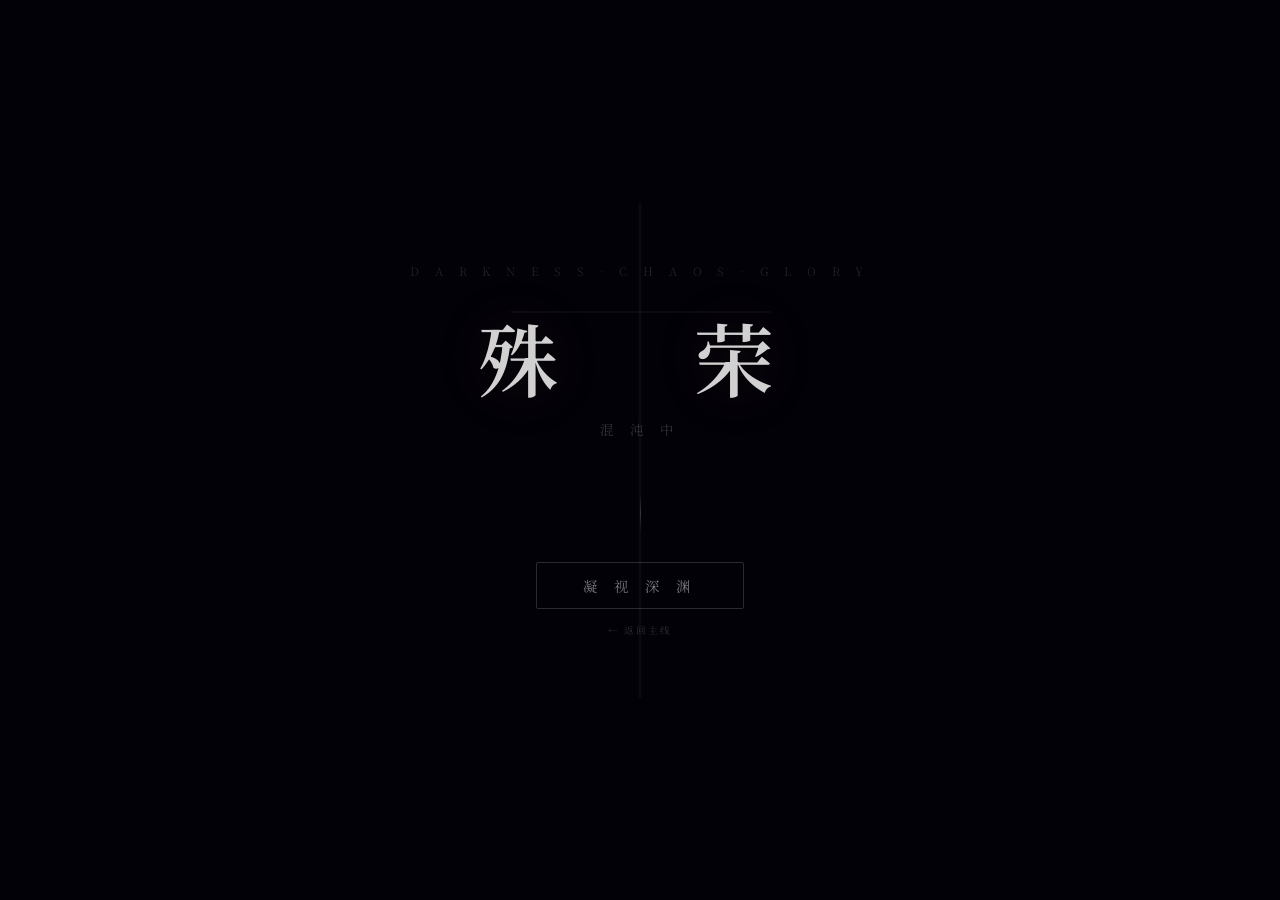
<file: dlc2.html>
<!DOCTYPE html>
<html lang="zh-CN">
<head>
  <meta charset="UTF-8">
  <meta name="viewport" content="width=device-width, initial-scale=1.0, user-scalable=no">
  <title>殊荣 · 混沌中</title>
  <style>
    @import url('https://fonts.googleapis.com/css2?family=Noto+Serif+SC:wght@300;400;600&display=swap');

    * { margin: 0; padding: 0; box-sizing: border-box; }

    :root {
      --color-i:       #c0a090;
      --color-she:     #e8c870;
      --color-inner:   #a89898;
      --color-narr:    #888898;
      --dialog-bg: rgba(2, 1, 6, 0.87);
      --font: 'Noto Serif SC', 'Source Han Serif SC', 'STSong', '宋体', serif;
    }

    html, body {
      width: 100%; height: 100%;
      overflow: hidden;
      background: #020108;
      font-family: var(--font);
    }

    #game {
      position: relative;
      width: 100vw; height: 100vh;
      overflow: hidden;
    }

    /* ═══ BACKGROUNDS ═══ */
    .bg-layer {
      position: absolute; inset: 0;
      background-size: cover;
      background-position: center;
      transition: opacity 1.4s ease;
    }
    #bg-a { z-index: 1; }
    #bg-b { z-index: 2; opacity: 0; }

    #vignette {
      position: absolute; inset: 0; z-index: 3;
      background: radial-gradient(ellipse at 50% 30%, transparent 20%, rgba(0,0,0,0.75) 100%);
      pointer-events: none;
    }

    /* ═══ CROSS SILHOUETTE (background deco) ═══ */
    #cross-bg {
      position: absolute;
      z-index: 4;
      pointer-events: none;
      top: 0; left: 50%;
      transform: translateX(-50%);
      width: 4px;
      height: 55vh;
      transition: opacity 1s ease;
    }
    #cross-bg::before {
      content: '';
      position: absolute;
      top: 22%;
      left: 50%;
      transform: translateX(-50%);
      width: 26vw;
      max-width: 220px;
      height: 3px;
      background: linear-gradient(to right, transparent, rgba(255,255,255,0.06), transparent);
    }
    #cross-bg::after {
      content: '';
      position: absolute;
      top: 0;
      left: 50%;
      transform: translateX(-50%);
      width: 3px;
      height: 100%;
      background: linear-gradient(to bottom, transparent, rgba(255,255,255,0.06) 20%, rgba(255,255,255,0.04) 80%, transparent);
    }

    /* ═══ GOLD PARTICLES (appear when she speaks) ═══ */
    #gold-particles {
      position: absolute; inset: 0; z-index: 5;
      pointer-events: none; overflow: hidden;
      opacity: 0;
      transition: opacity 1.5s ease;
    }
    .g-spark {
      position: absolute;
      border-radius: 50%;
      background: #e8c870;
      animation: twinkle ease-in-out infinite;
      box-shadow: 0 0 4px #e8c870;
    }
    @keyframes twinkle {
      0%,100% { opacity: 0; transform: scale(0.5) translateY(0); }
      50%      { opacity: 0.85; transform: scale(1.2) translateY(-8px); }
    }

    /* ═══ SCENE LABEL ═══ */
    #scene-label {
      position: absolute;
      top: clamp(14px,2.5vh,22px);
      left: 50%;
      transform: translateX(-50%);
      z-index: 15;
      color: rgba(255,255,255,0.2);
      font-size: 0.6rem;
      letter-spacing: 0.32em;
      pointer-events: none;
      white-space: nowrap;
    }

    /* ═══ CHARACTER BADGE ═══ */
    #character-wrap {
      position: absolute;
      bottom: calc(30% + 8px);
      left: 50%;
      transform: translateX(-50%);
      z-index: 10;
      pointer-events: none;
      transition: opacity 0.7s ease;
    }
    #char-badge {
      width: clamp(60px,10.5vw,92px);
      height: clamp(60px,10.5vw,92px);
      border-radius: 50%;
      display: flex;
      align-items: center;
      justify-content: center;
      font-size: clamp(1.1rem,2.3vw,1.75rem);
      border: 1.5px solid currentColor;
      opacity: 0.72;
      background: rgba(0,0,0,0.4);
      backdrop-filter: blur(4px);
      transition: color 0.7s, box-shadow 0.7s;
    }

    /* ═══ DIALOG BOX ═══ */
    #dialog-area {
      position: absolute;
      bottom: 0; left: 0; right: 0;
      z-index: 20;
      padding: 0 clamp(16px,5vw,80px) clamp(18px,3.5vh,36px);
    }
    #dialog-box {
      background: var(--dialog-bg);
      backdrop-filter: blur(18px);
      -webkit-backdrop-filter: blur(18px);
      border: 1px solid rgba(255,255,255,0.07);
      border-radius: 10px;
      padding: clamp(15px,2.5vh,25px) clamp(18px,3vw,34px);
      cursor: pointer;
      user-select: none;
      position: relative;
      min-height: clamp(108px,20vh,150px);
    }
    /* bottom accent rule */
    #dialog-box::after {
      content: '';
      position: absolute;
      bottom: 0; left: 25%; right: 25%;
      height: 1px;
      background: linear-gradient(to right, transparent, rgba(180,140,80,0.18), transparent);
    }
    #char-name-box {
      font-size: clamp(0.72rem,1.3vw,0.9rem);
      font-weight: 600;
      letter-spacing: 0.2em;
      margin-bottom: 10px;
      transition: color 0.5s;
    }
    #dialog-text {
      font-size: clamp(0.88rem,1.6vw,1.06rem);
      line-height: 2.1;
      color: #ccc4b8;
      min-height: 3.4em;
      word-break: break-all;
      font-weight: 300;
      letter-spacing: 0.05em;
    }
    #continue-hint {
      position: absolute;
      bottom: 13px; right: 18px;
      color: rgba(255,255,255,0.25);
      font-size: 0.65rem;
      letter-spacing: 0.08em;
      display: none;
      animation: blink 1.8s ease-in-out infinite;
    }
    @keyframes blink {
      0%,100% { opacity: 0.25; }
      50%      { opacity: 0.7; }
    }

    /* ═══ CHOICES ═══ */
    #choices-panel {
      position: absolute;
      bottom: 0; left: 0; right: 0;
      z-index: 30;
      padding: 0 clamp(16px,5vw,80px) clamp(18px,3.5vh,36px);
      display: none;
    }
    .choices-wrap {
      background: rgba(2,1,8,0.90);
      backdrop-filter: blur(16px);
      -webkit-backdrop-filter: blur(16px);
      border: 1px solid rgba(255,255,255,0.05);
      border-radius: 10px;
      padding: 8px 8px 10px;
    }
    .choice-hint-text {
      font-size: 0.62rem;
      color: rgba(255,255,255,0.2);
      text-align: center;
      letter-spacing: 0.3em;
      padding: 6px 0 3px;
    }
    .choice-btn {
      display: block; width: 100%;
      background: transparent;
      border: 1px solid rgba(255,255,255,0.08);
      border-radius: 7px;
      color: #b8b0a8;
      font-family: var(--font);
      font-size: clamp(0.85rem,1.5vw,1rem);
      font-weight: 300;
      padding: clamp(10px,1.6vh,15px) clamp(12px,2.3vw,20px);
      margin-top: 5px;
      cursor: pointer;
      text-align: left;
      line-height: 1.6;
      letter-spacing: 0.05em;
      transition: all 0.2s;
    }
    .choice-btn:hover, .choice-btn:focus {
      background: rgba(232,200,112,0.05);
      border-color: rgba(232,200,112,0.2);
      color: #e0d4b0;
      outline: none;
    }

    /* ═══ TITLE SCREEN ═══ */
    #title-screen {
      position: absolute; inset: 0; z-index: 100;
      background: #020108;
      display: flex;
      flex-direction: column;
      align-items: center;
      justify-content: center;
      transition: opacity 1.2s ease;
    }
    #title-screen.hidden { opacity: 0; pointer-events: none; }

    /* Large faint cross behind title */
    .title-bg-cross {
      position: absolute;
      width: 3px;
      height: 55vh;
      background: rgba(255,255,255,0.035);
      left: 50%; transform: translateX(-50%);
    }
    .title-bg-cross::before {
      content: '';
      position: absolute;
      top: 22%;
      left: 50%; transform: translateX(-50%);
      width: 32vw; max-width: 260px;
      height: 2px;
      background: rgba(255,255,255,0.035);
    }

    .title-eyebrow {
      color: rgba(255,255,255,0.12);
      font-size: clamp(0.55rem,1vw,0.72rem);
      letter-spacing: 0.55em;
      margin-bottom: 20px;
      position: relative;
      z-index: 1;
    }
    .title-zh {
      font-size: clamp(2.8rem,6.5vw,5rem);
      font-weight: 600;
      color: rgba(255,255,255,0.82);
      letter-spacing: 0.35em;
      text-shadow: 0 0 60px rgba(180,130,60,0.15);
      position: relative; z-index: 1;
      margin-bottom: 5px;
    }
    .title-sub {
      font-size: clamp(0.68rem,1.15vw,0.85rem);
      color: rgba(255,255,255,0.22);
      letter-spacing: 0.45em;
      margin-bottom: 55px;
      position: relative; z-index: 1;
      font-weight: 300;
    }
    .title-rule {
      width: 1px; height: 38px;
      background: linear-gradient(to bottom, transparent, rgba(255,255,255,0.18), transparent);
      margin-bottom: 30px;
      position: relative; z-index: 1;
    }
    #start-btn {
      background: transparent;
      border: 1px solid rgba(255,255,255,0.16);
      color: rgba(255,255,255,0.52);
      font-family: var(--font);
      font-size: clamp(0.78rem,1.25vw,0.9rem);
      letter-spacing: 0.45em;
      padding: 12px 46px;
      border-radius: 2px;
      cursor: pointer;
      font-weight: 300;
      transition: all 0.35s;
      position: relative; z-index: 1;
    }
    #start-btn:hover {
      border-color: rgba(232,200,112,0.3);
      color: rgba(232,200,112,0.75);
    }
    #back-to-main {
      margin-top: 14px;
      font-size: 0.6rem;
      color: rgba(255,255,255,0.18);
      letter-spacing: 0.2em;
      cursor: pointer;
      background: none; border: none;
      font-family: var(--font);
      transition: color 0.2s;
      text-decoration: none;
      position: relative; z-index: 1;
    }
    #back-to-main:hover { color: rgba(255,255,255,0.5); }

    /* ═══ IN-GAME NAV ═══ */
    #btn-back {
      position: absolute;
      top: clamp(12px,2vh,20px);
      left: clamp(14px,2.5vw,26px);
      z-index: 50;
      background: transparent;
      border: 1px solid rgba(255,255,255,0.1);
      color: rgba(255,255,255,0.25);
      font-family: var(--font);
      font-size: 0.6rem;
      letter-spacing: 0.2em;
      padding: 6px 12px;
      border-radius: 3px;
      cursor: pointer;
      transition: all 0.2s;
      text-decoration: none;
    }
    #btn-back:hover { color: rgba(255,255,255,0.6); border-color: rgba(255,255,255,0.25); }

    @media (max-width: 600px) {
      #character-wrap { bottom: calc(27% + 6px); }
    }
    @media (max-height: 540px) {
      #character-wrap { display: none; }
    }
  </style>
</head>
<body>
<div id="game">

  <div id="bg-a" class="bg-layer"></div>
  <div id="bg-b" class="bg-layer"></div>
  <div id="vignette"></div>

  <!-- Cross silhouette -->
  <div id="cross-bg"></div>

  <!-- Gold particles -->
  <div id="gold-particles"></div>

  <!-- Scene label -->
  <div id="scene-label"></div>

  <!-- Back button -->
  <a href="game.html" id="btn-back">← 返回</a>

  <!-- Character badge -->
  <div id="character-wrap">
    <div id="char-badge"></div>
  </div>

  <!-- Dialog -->
  <div id="dialog-area">
    <div id="dialog-box">
      <div id="char-name-box"></div>
      <div id="dialog-text"></div>
      <div id="continue-hint">继续 ▶</div>
    </div>
  </div>

  <!-- Choices -->
  <div id="choices-panel">
    <div class="choices-wrap">
      <div class="choice-hint-text">— 选 择 —</div>
      <div id="choices-list"></div>
    </div>
  </div>

  <!-- Title screen -->
  <div id="title-screen">
    <div class="title-bg-cross"></div>
    <div class="title-eyebrow">D A R K N E S S · C H A O S · G L O R Y</div>
    <div class="title-zh">殊　荣</div>
    <div class="title-sub">混 沌 中</div>
    <div class="title-rule"></div>
    <button id="start-btn">凝 视 深 渊</button>
    <a href="game.html" id="back-to-main">← 返回主线</a>
  </div>

</div>

<script>
// ════════════════════════════════════════════
//  CHARACTERS
// ════════════════════════════════════════════
const CHARS = {
  narrator: { name: '',         color: '#888898', initial: '·',  glow: 'rgba(136,136,152,0.3)' },
  i:        { name: '我',       color: '#c8b0a0', initial: '吾', glow: 'rgba(180,150,130,0.35)' },
  inner:    { name: '〔内心〕', color: '#a8a0a0', initial: '心', glow: 'rgba(168,160,160,0.3)'  },
  she:      { name: '她',       color: '#e8c870', initial: '星', glow: 'rgba(232,200,112,0.45)' },
};

// ════════════════════════════════════════════
//  BACKGROUNDS
// ════════════════════════════════════════════
const BG = {
  void:         'linear-gradient(180deg, #020108 0%, #050210 100%)',
  chaos_dark:   'linear-gradient(180deg, #03020c 0%, #080414 50%, #060210 100%)',
  she_appears:  'linear-gradient(160deg, #040210 0%, #0a060c 40%, #06020e 100%)',
  gold_warmth:  'linear-gradient(180deg, #060308 0%, #0c0608 40%, #100a04 100%)',
  past_glory:   'linear-gradient(180deg, #080406 0%, #10060a 50%, #0c0408 100%)',
  end_void:     'linear-gradient(180deg, #020106 0%, #04020a 100%)',
};

// ════════════════════════════════════════════
//  SCENES
// ════════════════════════════════════════════
const SCENES = {

  // ─── 黑暗 ───
  dark_01: {
    bg: BG.void, label: '黑暗', showCross: false, goldParticles: false,
    char: 'narrator',
    text: '黑暗之中。',
    next: 'dark_02',
  },

  dark_02: {
    bg: BG.void, label: '黑暗', showCross: false, goldParticles: false,
    char: 'i',
    text: '我　缓然起身。',
    next: 'dark_atmos',
  },

  dark_atmos: {
    bg: BG.void, label: '黑暗', showCross: false, goldParticles: false,
    char: 'narrator',
    text: '不是从睡眠里醒来的那种黑暗。\n\n没有边界，没有地面，没有任何可以参照的东西——只有身体本身的重量，和掌心里铁钉传来的冷意。\n\n就这样悬在这里，已经不知道多久了。',
    next: 'dark_03',
  },

  dark_03: {
    bg: BG.void, label: '黑暗', showCross: false, goldParticles: false,
    char: 'inner',
    text: '说起身陷囹囵——\n\n也不过是这样了罢？',
    next: 'cross_01',
  },

  // ─── 十字架 ───
  cross_01: {
    bg: BG.chaos_dark, label: '十字架', showCross: true, goldParticles: false,
    char: 'narrator',
    text: '是了。',
    next: 'cross_02',
  },

  cross_02: {
    bg: BG.chaos_dark, label: '十字架', showCross: true, goldParticles: false,
    char: 'inner',
    text: '被高高地钉在十字架之上的我——\n\n到底要用怎样的神情来观望这世间呢。',
    next: 'cross_view',
  },

  cross_view: {
    bg: BG.chaos_dark, label: '十字架', showCross: true, goldParticles: false,
    char: 'narrator',
    text: '尘世在很遥远的下方，模糊成一片。\n\n那些声音——颂扬的，哭泣的，争论的——从遥远的地方飘来，叠在一起，变成一种无法分辨的嘈杂。\n\n他们在说什么，其实已经不重要了。',
    next: 'she_01',
  },

  // ─── 她出现 ───
  she_01: {
    bg: BG.she_appears, label: '混沌', showCross: true, goldParticles: true,
    char: 'narrator',
    text: '她孤立于混沌中。',
    next: 'she_02',
  },

  she_02: {
    bg: BG.she_appears, label: '混沌', showCross: true, goldParticles: true,
    char: 'narrator',
    text: '此刻的她，巧笑嫣然——\n\n星眸中光华尽现。',
    next: 'she_gaze',
  },

  she_gaze: {
    bg: BG.she_appears, label: '混沌', showCross: true, goldParticles: true,
    char: 'narrator',
    text: '很久没有人看他了。\n\n不是那种仰视，不是那种膜拜——是真正地看着，带着某种近乎漫不经心的好奇，好像他只是这混沌中一件还算有趣的陈设。',
    next: 'she_speaks',
  },

  she_speaks: {
    bg: BG.she_appears, label: '混沌', showCross: true, goldParticles: true,
    char: 'she',
    text: '「被传颂千古的您，也会有这样的一天呀？」',
    next: 'i_inner_01',
  },

  i_inner_01: {
    bg: BG.she_appears, label: '混沌', showCross: true, goldParticles: true,
    char: 'inner',
    text: '被这样打趣，倒也不足为人道——\n\n只是提起传颂千古……',
    next: 'i_choice',
  },

  i_choice: {
    bg: BG.she_appears, label: '混沌', showCross: true, goldParticles: true,
    char: 'inner',
    text: '（那个词，落在耳边，格外刺耳。）',
    choices: [
      { text: '回以笑意，不置可否。',         next: 'reply_smile'  },
      { text: '沉默片刻，再开口。',            next: 'reply_pause'  },
    ],
  },

  reply_smile: {
    bg: BG.she_appears, label: '混沌', showCross: true, goldParticles: true,
    char: 'narrator',
    text: '我抬头，对她回以笑意。',
    next: 'i_reply',
  },

  reply_pause: {
    bg: BG.she_appears, label: '混沌', showCross: true, goldParticles: true,
    char: 'narrator',
    text: '沉默。\n\n铁钉嵌进手掌的痛楚，倒是比那个词更清晰一些。',
    next: 'i_reply',
  },

  i_reply: {
    bg: BG.she_appears, label: '混沌', showCross: true, goldParticles: true,
    char: 'i',
    text: '「所谓传颂千古的——\n\n从——来——都不会是我呀。」',
    next: 'she_eyes',
  },

  she_eyes: {
    bg: BG.gold_warmth, label: '混沌', showCross: true, goldParticles: true,
    char: 'narrator',
    text: '只可惜——\n\n她粲然不息的眸中，再难容下他物。',
    next: 'she_gone',
  },

  she_gone: {
    bg: BG.gold_warmth, label: '混沌', showCross: true, goldParticles: false,
    char: 'narrator',
    text: '混沌重新归于安静。\n\n她的笑意还留在空气里，像是不肯散去。\n\n铁钉的冷意倒是一直都在，从未离开过。',
    next: 'flashback_01',
  },

  // ─── 往昔 ───
  flashback_01: {
    bg: BG.past_glory, label: '往昔', showCross: true, goldParticles: false,
    char: 'narrator',
    text: '曾经万人称颂的那天——',
    next: 'flashback_02',
  },

  flashback_02: {
    bg: BG.past_glory, label: '往昔', showCross: true, goldParticles: false,
    char: 'i',
    text: '我在十字架上，接受着尘埃落定的结局。',
    next: 'reflection_01',
  },

  reflection_01: {
    bg: BG.past_glory, label: '往昔', showCross: true, goldParticles: false,
    char: 'narrator',
    text: '世人愚昧。\n\n真相从来不会是他们所想——',
    next: 'reflection_02',
  },

  reflection_02: {
    bg: BG.past_glory, label: '往昔', showCross: true, goldParticles: false,
    char: 'narrator',
    text: '却总是自以为剽窃了天光，而沾沾自喜，阔步昂首，喧嚣着。',
    next: 'quiet_fatigue',
  },

  quiet_fatigue: {
    bg: BG.past_glory, label: '往昔', showCross: true, goldParticles: false,
    char: 'narrator',
    text: '那些喧嚣声，其实他已经听不太真切了。\n\n不是不在意——是在意到了某种程度之后，一切都会变成这样：\n\n变成一种奇异的、平静的疲惫。',
    next: 'end_01',
  },

  // ─── 殊荣 ───
  end_01: {
    bg: BG.end_void, label: '殊荣', showCross: false, goldParticles: false,
    char: 'inner',
    text: '我的逝去——\n\n竟然成了至高无上的殊荣。',
    next: 'end_02',
  },

  end_02: {
    bg: BG.end_void, label: '殊荣', showCross: false, goldParticles: false,
    char: 'narrator',
    text: '黑暗之中，铁钉的冰凉还留在掌心。\n\n远处，她的眸光正在消散，\n\n如流星划过无人知晓的角落。',
    next: 'THE_END',
  },
};

// ════════════════════════════════════════════
//  ENGINE
// ════════════════════════════════════════════
let state = {
  sceneId: 'dark_01',
  typing: false,
  typingTimer: null,
  bgActive: 'a',
  currentBg: null,
  crossVisible: false,
  goldVisible: false,
};

const $  = id => document.getElementById(id);
const el = {
  bgA:          $('bg-a'),
  bgB:          $('bg-b'),
  crossBg:      $('cross-bg'),
  goldParticles:$('gold-particles'),
  sceneLabel:   $('scene-label'),
  charWrap:     $('character-wrap'),
  charBadge:    $('char-badge'),
  dialogBox:    $('dialog-box'),
  charName:     $('char-name-box'),
  dialogText:   $('dialog-text'),
  hint:         $('continue-hint'),
  choices:      $('choices-panel'),
  choiceList:   $('choices-list'),
  title:        $('title-screen'),
};

// ── Background ──
function setBg(bgDef) {
  if (bgDef === state.currentBg) return;
  state.currentBg = bgDef;
  const incoming = state.bgActive === 'a' ? el.bgB : el.bgA;
  const outgoing  = state.bgActive === 'a' ? el.bgA : el.bgB;
  incoming.style.background = bgDef;
  incoming.style.opacity = '1';
  outgoing.style.opacity  = '0';
  state.bgActive = state.bgActive === 'a' ? 'b' : 'a';
}

// ── Cross deco ──
function setCross(visible) {
  if (visible === state.crossVisible) return;
  state.crossVisible = visible;
  el.crossBg.style.opacity = visible ? '1' : '0';
}

// ── Gold particles ──
let goldSparkEls = [];
function initGoldParticles() {
  el.goldParticles.innerHTML = '';
  goldSparkEls = [];
  for (let i = 0; i < 28; i++) {
    const s = document.createElement('div');
    s.className = 'g-spark';
    const size = Math.random() * 2.5 + 1;
    s.style.cssText = `
      left: ${Math.random() * 100}%;
      top: ${Math.random() * 100}%;
      width: ${size}px;
      height: ${size}px;
      animation-duration: ${Math.random() * 3 + 2}s;
      animation-delay: ${Math.random() * 4}s;
    `;
    el.goldParticles.appendChild(s);
    goldSparkEls.push(s);
  }
}

function setGold(visible) {
  if (visible === state.goldVisible) return;
  state.goldVisible = visible;
  el.goldParticles.style.opacity = visible ? '1' : '0';
}

// ── Character ──
function setCharacter(charKey) {
  const char = CHARS[charKey];
  if (!char || charKey === 'narrator') {
    el.charWrap.style.opacity = '0';
    return;
  }
  el.charWrap.style.opacity = '1';
  el.charBadge.textContent  = char.initial;
  el.charBadge.style.color  = char.color;
  el.charBadge.style.boxShadow = `0 0 22px ${char.glow}, 0 0 5px rgba(0,0,0,0.7)`;
}

// ── Typewriter ──
function typewrite(text, domEl, onDone) {
  domEl.textContent = '';
  state.typing = true;
  el.hint.style.display = 'none';

  const lines = text.split('\n');
  const chars = [...text.replace(/\n/g, '\x00')];
  let i = 0;

  function tick() {
    if (i >= chars.length) {
      domEl.innerHTML = lines.join('<br>');
      state.typing = false;
      if (onDone) onDone();
      return;
    }
    let built = '';
    let ci = 0;
    for (const line of lines) {
      for (const ch of [...line]) {
        if (ci <= i) built += ch;
        ci++;
      }
      if (ci <= i + 1) built += '<br>';
    }
    domEl.innerHTML = built;
    i++;
    state.typingTimer = setTimeout(tick, 44);
  }
  tick();
}

function skipTypewriter(fullText) {
  clearTimeout(state.typingTimer);
  el.dialogText.innerHTML = fullText.split('\n').join('<br>');
  state.typing = false;
}

// ── Load scene ──
function loadScene(sceneId) {
  if (sceneId === 'THE_END') { showEnd(); return; }
  const scene = SCENES[sceneId];
  if (!scene) { console.warn('Missing scene:', sceneId); return; }
  state.sceneId = sceneId;

  setBg(scene.bg);
  setCross(scene.showCross);
  setGold(scene.goldParticles);
  el.sceneLabel.textContent = scene.label || '';

  setCharacter(scene.char);
  const char = CHARS[scene.char];
  el.charName.textContent = char ? char.name : '';
  el.charName.style.color = char ? char.color : '#aaa';

  el.choices.style.display  = 'none';
  el.dialogBox.style.display = 'block';
  el.hint.style.display = 'none';

  typewrite(scene.text, el.dialogText, () => {
    if (scene.choices) showChoices(scene.choices);
    else el.hint.style.display = 'block';
  });
}

function showChoices(choices) {
  el.choiceList.innerHTML = '';
  choices.forEach((c, idx) => {
    const btn = document.createElement('button');
    btn.className = 'choice-btn';
    const sym = ['○', '●'][idx] || '·';
    btn.innerHTML = `<span style="color:rgba(232,200,112,0.25);margin-right:8px;font-size:.75em">${sym}</span>${c.text}`;
    btn.addEventListener('click', () => {
      el.choices.style.display = 'none';
      loadScene(c.next);
    });
    el.choiceList.appendChild(btn);
  });
  el.choices.style.display = 'block';
}

function showEnd() {
  el.choices.style.display = 'none';
  el.hint.style.display = 'none';
  setBg(BG.end_void);
  setCross(false);
  setGold(false);
  setCharacter('narrator');
  el.charWrap.style.opacity = '0';

  setTimeout(() => {
    el.charName.textContent = '';
    el.dialogText.innerHTML =
      '…………<br><br>' +
      '<span style="color:rgba(255,255,255,0.22);font-size:.8em;letter-spacing:.2em">— 黑暗恒常，而她已散 —</span>';
  }, 500);
}

// ── Click handler ──
el.dialogBox.addEventListener('click', () => {
  const scene = SCENES[state.sceneId];
  if (!scene) return;

  if (state.typing) {
    skipTypewriter(scene.text);
    state.typing = false;
    if (scene.choices) showChoices(scene.choices);
    else el.hint.style.display = 'block';
    return;
  }

  if (!scene.choices && !state.typing && scene.next) {
    loadScene(scene.next);
  }
});

// ── Title ──
$('start-btn').addEventListener('click', () => {
  el.title.classList.add('hidden');
  setTimeout(() => { el.title.style.display = 'none'; }, 1200);
  loadScene('dark_01');
});

// ── Init ──
initGoldParticles();
setBg(BG.void);
el.crossBg.style.opacity = '0';
el.goldParticles.style.opacity = '0';
el.charWrap.style.opacity = '0';
</script>
</body>
</html>
</file>
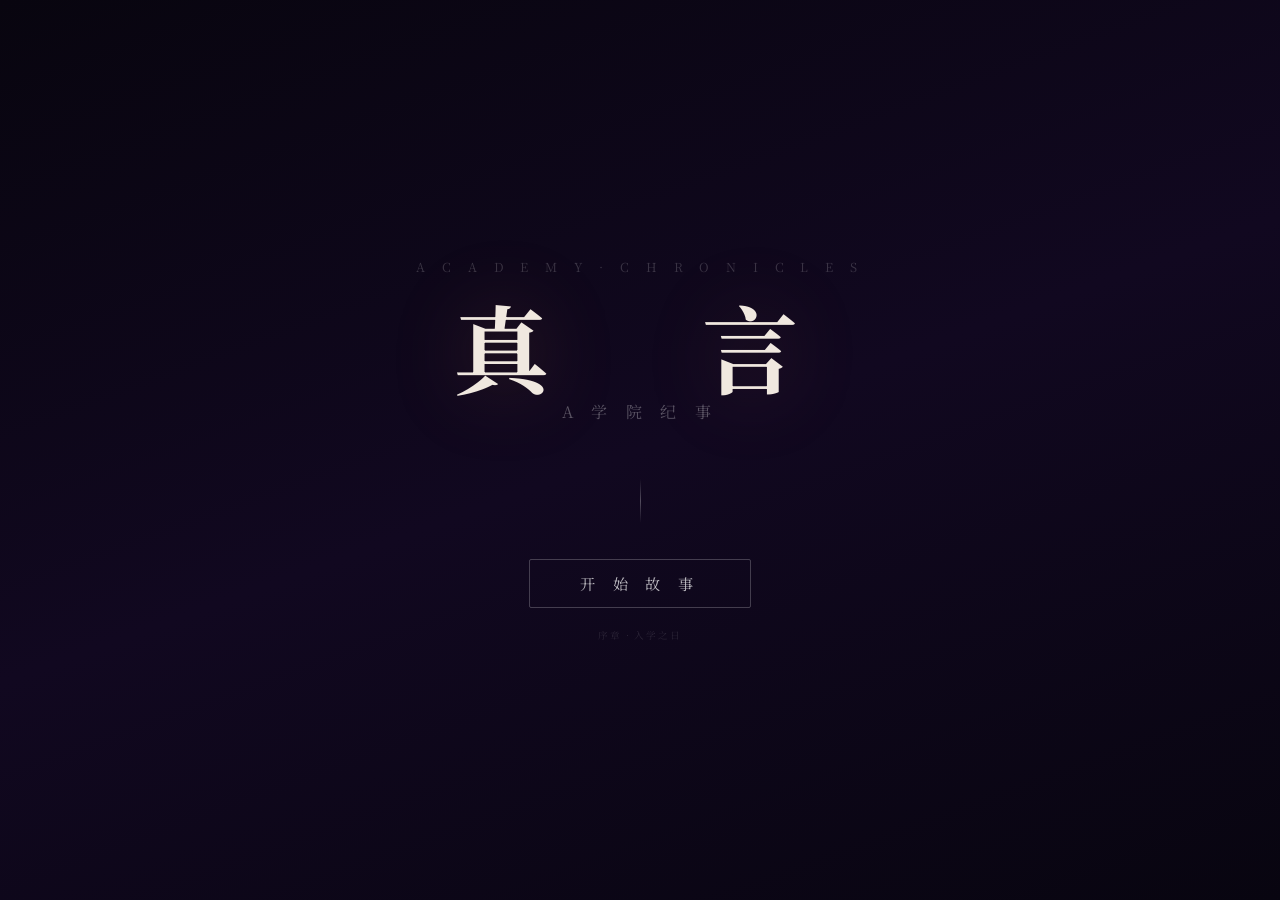
<file: game.html>
<!DOCTYPE html>
<html lang="zh-CN">
<head>
  <meta charset="UTF-8">
  <meta name="viewport" content="width=device-width, initial-scale=1.0, user-scalable=no">
  <title>真言 · A学院纪事</title>
  <style>
    @import url('https://fonts.googleapis.com/css2?family=Noto+Serif+SC:wght@400;600;700&display=swap');

    * { margin: 0; padding: 0; box-sizing: border-box; }

    :root {
      --color-hua: #e8704a;
      --color-leian: #52b788;
      --color-narrator: #c9b99a;
      --color-inner: #ffd166;
      --dialog-bg: rgba(4, 4, 12, 0.84);
      --choice-bg: rgba(6, 6, 18, 0.90);
      --font: 'Noto Serif SC', 'Source Han Serif SC', 'STSong', '宋体', serif;
    }

    html, body {
      width: 100%; height: 100%;
      overflow: hidden;
      background: #08070f;
      font-family: var(--font);
    }

    /* ═══ GAME CONTAINER ═══ */
    #game {
      position: relative;
      width: 100vw;
      height: 100vh;
      overflow: hidden;
    }

    /* ═══ BACKGROUND LAYERS ═══ */
    .bg-layer {
      position: absolute;
      inset: 0;
      background-size: cover;
      background-position: center;
      transition: opacity 0.9s ease;
    }
    #bg-a { z-index: 1; }
    #bg-b { z-index: 2; opacity: 0; }

    /* subtle vignette overlay */
    #vignette {
      position: absolute;
      inset: 0;
      z-index: 3;
      pointer-events: none;
      background: radial-gradient(ellipse at center, transparent 40%, rgba(0,0,0,0.55) 100%);
    }

    /* ═══ FLOATING PARTICLES ═══ */
    #particles {
      position: absolute;
      inset: 0;
      z-index: 4;
      pointer-events: none;
      overflow: hidden;
    }
    .particle {
      position: absolute;
      border-radius: 50%;
      animation: float-up linear infinite;
      opacity: 0;
    }
    @keyframes float-up {
      0%   { transform: translateY(110vh) translateX(0);              opacity: 0; }
      8%   { opacity: 0.9; }
      85%  { opacity: 0.3; }
      100% { transform: translateY(-30px) translateX(var(--drift));   opacity: 0; }
    }

    /* ═══ SCENE LABEL ═══ */
    #scene-label {
      position: absolute;
      top: clamp(14px, 2.5vh, 24px);
      left: 50%;
      transform: translateX(-50%);
      z-index: 15;
      color: rgba(255,255,255,0.28);
      font-size: 0.65rem;
      letter-spacing: 0.3em;
      pointer-events: none;
      white-space: nowrap;
      transition: opacity 0.6s ease;
    }

    /* ═══ CHARACTER AREA ═══ */
    #character-wrap {
      position: absolute;
      bottom: calc(30% + 10px);
      left: 50%;
      transform: translateX(-50%);
      z-index: 10;
      pointer-events: none;
      display: flex;
      align-items: flex-end;
      justify-content: center;
      transition: opacity 0.5s ease;
    }
    #char-badge {
      width: clamp(70px, 12vw, 110px);
      height: clamp(70px, 12vw, 110px);
      border-radius: 50%;
      display: flex;
      align-items: center;
      justify-content: center;
      font-size: clamp(1.4rem, 3vw, 2.2rem);
      font-weight: 700;
      border: 2px solid currentColor;
      opacity: 0.82;
      transition: color 0.5s ease, box-shadow 0.5s ease;
      box-shadow: 0 0 30px rgba(0,0,0,0.5);
      background: rgba(0,0,0,0.35);
      backdrop-filter: blur(4px);
    }

    /* ═══ DIALOG BOX ═══ */
    #dialog-area {
      position: absolute;
      bottom: 0; left: 0; right: 0;
      z-index: 20;
      padding: 0 clamp(16px,5vw,80px) clamp(18px,3.5vh,36px);
    }
    #dialog-box {
      background: var(--dialog-bg);
      backdrop-filter: blur(14px);
      -webkit-backdrop-filter: blur(14px);
      border: 1px solid rgba(255,255,255,0.09);
      border-radius: 10px;
      padding: clamp(16px,2.5vh,26px) clamp(20px,3vw,36px);
      cursor: pointer;
      user-select: none;
      position: relative;
      min-height: clamp(110px,20vh,150px);
    }
    #char-name-box {
      font-size: clamp(0.78rem,1.4vw,0.96rem);
      font-weight: 600;
      letter-spacing: 0.18em;
      margin-bottom: 10px;
      padding-left: 2px;
      transition: color 0.35s ease;
    }
    #dialog-text {
      font-size: clamp(0.9rem,1.7vw,1.1rem);
      line-height: 1.9;
      color: #e2dbd2;
      min-height: 3.4em;
      word-break: break-all;
    }
    #continue-hint {
      position: absolute;
      bottom: 13px; right: 18px;
      color: rgba(255,255,255,0.35);
      font-size: 0.68rem;
      letter-spacing: 0.08em;
      display: none;
      animation: blink 1.5s ease-in-out infinite;
    }
    @keyframes blink {
      0%,100% { opacity: 0.35; }
      50%      { opacity: 0.9; }
    }

    /* ═══ CHOICES ═══ */
    #choices-panel {
      position: absolute;
      bottom: 0; left: 0; right: 0;
      z-index: 30;
      padding: 0 clamp(16px,5vw,80px) clamp(18px,3.5vh,36px);
      display: none;
    }
    .choices-wrap {
      background: var(--choice-bg);
      backdrop-filter: blur(14px);
      -webkit-backdrop-filter: blur(14px);
      border: 1px solid rgba(255,255,255,0.07);
      border-radius: 10px;
      padding: 8px 8px 10px;
    }
    .choice-hint-text {
      font-size: 0.65rem;
      color: rgba(255,255,255,0.28);
      text-align: center;
      letter-spacing: 0.25em;
      padding: 7px 0 4px;
    }
    .choice-btn {
      display: block;
      width: 100%;
      background: transparent;
      border: 1px solid rgba(255,255,255,0.10);
      border-radius: 7px;
      color: #ccc6be;
      font-family: var(--font);
      font-size: clamp(0.88rem,1.55vw,1.02rem);
      padding: clamp(11px,1.7vh,16px) clamp(14px,2.5vw,22px);
      margin-top: 5px;
      cursor: pointer;
      text-align: left;
      line-height: 1.55;
      transition: background 0.18s, border-color 0.18s, color 0.18s;
    }
    .choice-btn:hover, .choice-btn:focus {
      background: rgba(255,255,255,0.06);
      border-color: rgba(255,255,255,0.28);
      color: #fff;
      outline: none;
    }
    .choice-prefix {
      color: rgba(255,255,255,0.3);
      margin-right: 8px;
      font-size: 0.75em;
      vertical-align: middle;
    }

    /* ═══ TITLE SCREEN ═══ */
    #title-screen {
      position: absolute;
      inset: 0;
      z-index: 100;
      background: linear-gradient(160deg, #08050f 0%, #110820 50%, #080510 100%);
      display: flex;
      flex-direction: column;
      align-items: center;
      justify-content: center;
      transition: opacity 1s ease;
    }
    #title-screen.hidden {
      opacity: 0;
      pointer-events: none;
    }
    .title-eyebrow {
      color: rgba(255,255,255,0.18);
      font-size: clamp(0.6rem,1.1vw,0.78rem);
      letter-spacing: 0.55em;
      margin-bottom: 22px;
    }
    .title-zh {
      font-size: clamp(3.5rem,8vw,6rem);
      font-weight: 700;
      color: #f0e8df;
      letter-spacing: 0.3em;
      text-shadow: 0 0 80px rgba(220,140,80,0.25);
      margin-bottom: 6px;
      line-height: 1;
    }
    .title-sub-zh {
      font-size: clamp(0.78rem,1.3vw,1rem);
      color: rgba(255,255,255,0.3);
      letter-spacing: 0.45em;
      margin-bottom: 56px;
    }
    .title-rule {
      width: 1px;
      height: 44px;
      background: linear-gradient(to bottom, transparent, rgba(255,255,255,0.28), transparent);
      margin-bottom: 36px;
    }
    #start-btn {
      background: transparent;
      border: 1px solid rgba(255,255,255,0.22);
      color: rgba(255,255,255,0.72);
      font-family: var(--font);
      font-size: clamp(0.8rem,1.3vw,0.95rem);
      letter-spacing: 0.45em;
      padding: 13px 50px;
      border-radius: 2px;
      cursor: pointer;
      transition: all 0.3s ease;
    }
    #start-btn:hover {
      background: rgba(255,255,255,0.05);
      border-color: rgba(255,255,255,0.45);
      color: #fff;
      box-shadow: 0 0 20px rgba(255,255,255,0.05);
    }
    .title-version {
      margin-top: 20px;
      font-size: 0.6rem;
      color: rgba(255,255,255,0.12);
      letter-spacing: 0.2em;
    }

    /* ═══ CARD GALLERY BUTTON ═══ */
    #card-gallery-btn {
      position: absolute;
      bottom: clamp(14px,2.5vh,24px);
      right: clamp(16px,3vw,30px);
      z-index: 50;
      background: transparent;
      border: 1px solid rgba(255,255,255,0.15);
      color: rgba(255,255,255,0.4);
      font-family: var(--font);
      font-size: 0.65rem;
      letter-spacing: 0.2em;
      padding: 7px 14px;
      border-radius: 3px;
      cursor: pointer;
      transition: all 0.2s ease;
    }
    #card-gallery-btn:hover {
      color: rgba(255,255,255,0.8);
      border-color: rgba(255,255,255,0.35);
    }

    /* ═══ CARD GALLERY OVERLAY ═══ */
    #card-overlay {
      position: absolute;
      inset: 0;
      z-index: 80;
      background: rgba(4,3,10,0.95);
      backdrop-filter: blur(6px);
      display: none;
      flex-direction: column;
      align-items: center;
      padding: clamp(20px,4vh,50px) clamp(20px,4vw,60px);
      overflow-y: auto;
    }
    #card-overlay.open { display: flex; }
    .gallery-title {
      font-size: clamp(1rem,2vw,1.4rem);
      color: rgba(255,255,255,0.6);
      letter-spacing: 0.3em;
      margin-bottom: 30px;
    }
    .card-grid {
      display: grid;
      grid-template-columns: repeat(auto-fill, minmax(150px, 1fr));
      gap: 14px;
      width: 100%;
      max-width: 700px;
    }
    .card-item {
      aspect-ratio: 3/4;
      border: 1px solid rgba(255,255,255,0.12);
      border-radius: 8px;
      display: flex;
      flex-direction: column;
      align-items: center;
      justify-content: center;
      gap: 10px;
      padding: 16px;
      cursor: pointer;
      transition: all 0.2s ease;
      background: rgba(255,255,255,0.02);
      position: relative;
      overflow: hidden;
    }
    .card-item::before {
      content: '';
      position: absolute;
      inset: 0;
      opacity: 0;
      transition: opacity 0.3s ease;
    }
    .card-item:hover::before { opacity: 1; }
    .card-item:hover {
      border-color: rgba(255,255,255,0.3);
      transform: translateY(-3px);
    }
    .card-badge {
      width: 52px; height: 52px;
      border-radius: 50%;
      border: 2px solid currentColor;
      display: flex;
      align-items: center;
      justify-content: center;
      font-size: 1.3rem;
      font-weight: 700;
      background: rgba(0,0,0,0.4);
    }
    .card-name {
      font-size: 0.72rem;
      color: rgba(255,255,255,0.7);
      text-align: center;
      letter-spacing: 0.08em;
      line-height: 1.4;
    }
    .card-attr {
      font-size: 0.62rem;
      color: rgba(255,255,255,0.35);
      letter-spacing: 0.15em;
    }
    .card-locked {
      filter: blur(2px) grayscale(0.8);
      opacity: 0.4;
    }
    .card-locked::after {
      content: '🔒';
      position: absolute;
      font-size: 1.5rem;
      filter: none;
    }
    #gallery-close {
      margin-top: 30px;
      background: transparent;
      border: 1px solid rgba(255,255,255,0.18);
      color: rgba(255,255,255,0.5);
      font-family: var(--font);
      font-size: 0.75rem;
      letter-spacing: 0.25em;
      padding: 9px 28px;
      border-radius: 2px;
      cursor: pointer;
    }
    #gallery-close:hover { color: #fff; border-color: rgba(255,255,255,0.4); }

    /* ═══ FLASH OVERLAY ═══ */
    #flash-overlay {
      position: absolute;
      inset: 0;
      z-index: 90;
      pointer-events: none;
      opacity: 0;
      background: radial-gradient(ellipse at center,
        rgba(255,220,150,0.18) 0%,
        rgba(200,160,80,0.08) 40%,
        transparent 70%);
    }
    @keyframes flash-in {
      0%   { opacity: 0; }
      18%  { opacity: 1; }
      100% { opacity: 0; }
    }
    .flash-active { animation: flash-in 1.1s ease forwards; }

    /* ═══ DIALOG SLIDE IN ═══ */
    @keyframes dialog-slide {
      from { transform: translateY(18px); opacity: 0; }
      to   { transform: translateY(0);   opacity: 1; }
    }
    .dialog-enter { animation: dialog-slide 0.32s ease forwards; }

    /* ═══ CHOICE STAGGER ═══ */
    @keyframes choice-in {
      from { transform: translateX(-16px); opacity: 0; }
      to   { transform: translateX(0);     opacity: 1; }
    }

    /* ═══ TITLE PULSE ═══ */
    .title-zh {
      animation: title-pulse 4s ease-in-out infinite alternate;
    }
    @keyframes title-pulse {
      from { text-shadow: 0 0 40px rgba(232,112,74,0.2), 0 0 80px rgba(180,80,30,0.1); }
      to   { text-shadow: 0 0 60px rgba(232,112,74,0.45), 0 0 120px rgba(180,80,30,0.2); }
    }

    /* ═══ MUSIC BUTTON ═══ */
    #music-btn {
      position: absolute;
      top: clamp(12px,2vh,20px);
      right: clamp(14px,2.5vw,26px);
      z-index: 50;
      background: transparent;
      border: 1px solid rgba(255,255,255,0.13);
      color: rgba(255,255,255,0.35);
      font-size: 0.7rem;
      letter-spacing: 0.2em;
      padding: 6px 14px;
      border-radius: 2px;
      cursor: pointer;
      font-family: var(--font);
      transition: all 0.25s ease;
    }
    #music-btn:hover { color: rgba(255,255,255,0.7); border-color: rgba(255,255,255,0.3); }
    #music-btn.muted { color: rgba(255,255,255,0.18); }

    /* ═══ MOBILE ═══ */
    @media (max-width: 600px) {
      #character-wrap { bottom: calc(28% + 8px); }
    }
    @media (max-height: 550px) {
      #character-wrap { display: none; }
    }
  </style>
</head>
<body>
<div id="game">

  <!-- Backgrounds -->
  <div id="bg-a" class="bg-layer"></div>
  <div id="bg-b" class="bg-layer"></div>
  <div id="vignette"></div>

  <!-- Particles -->
  <div id="particles"></div>

  <!-- Scene flash -->
  <div id="flash-overlay"></div>

  <!-- Music toggle -->
  <button id="music-btn">♪ 音 乐</button>

  <!-- Scene label -->
  <div id="scene-label"></div>

  <!-- Character badge -->
  <div id="character-wrap">
    <div id="char-badge"></div>
  </div>

  <!-- Dialog -->
  <div id="dialog-area">
    <div id="dialog-box">
      <div id="char-name-box"></div>
      <div id="dialog-text"></div>
      <div id="continue-hint">点击继续 ▶</div>
    </div>
  </div>

  <!-- Choices -->
  <div id="choices-panel">
    <div class="choices-wrap">
      <div class="choice-hint-text">— 做 出 选 择 —</div>
      <div id="choices-list"></div>
    </div>
  </div>

  <!-- Card gallery button -->
  <button id="card-gallery-btn">图 鉴</button>

  <!-- Card gallery overlay -->
  <div id="card-overlay">
    <div class="gallery-title">· 人 物 图 鉴 ·</div>
    <div class="card-grid" id="card-grid"></div>
    <button id="gallery-close">关 闭</button>
  </div>

  <!-- Title screen -->
  <div id="title-screen">
    <div class="title-eyebrow">A C A D E M Y · C H R O N I C L E S</div>
    <div class="title-zh">真　言</div>
    <div class="title-sub-zh">A 学 院 纪 事</div>
    <div class="title-rule"></div>
    <button id="start-btn">开 始 故 事</button>
    <div class="title-version">序章 · 入学之日</div>
  </div>

</div>

<script>
// ════════════════════════════════════════════
//  GAME DATA
// ════════════════════════════════════════════
const CHARS = {
  narrator: { name: '旁白',           color: '#c9b99a', initial: '·',  glow: 'rgba(201,185,154,0.3)' },
  inner:    { name: '〔内心〕',        color: '#ffd166', initial: '心',  glow: 'rgba(255,209,102,0.3)' },
  hua:      { name: '华·洛佩兹',      color: '#e8704a', initial: '华',  glow: 'rgba(232,112,74,0.35)' },
  leian:    { name: '莱安·斯图尔特',  color: '#52b788', initial: '莱',  glow: 'rgba(82,183,136,0.35)' },
  eve:      { name: '伊芙·洛佩兹',    color: '#f4a261', initial: '伊',  glow: 'rgba(244,162,97,0.35)' },
};

const BG = {
  night_gate:   'linear-gradient(180deg, #080614 0%, #0f0c1e 45%, #19122a 100%)',
  hall_day:     'linear-gradient(180deg, #090d1a 0%, #111828 50%, #1a2035 100%)',
  corridor:     'linear-gradient(180deg, #07080f 0%, #0d0f1c 60%, #141626 100%)',
  outside_dusk: 'linear-gradient(160deg, #100808 0%, #1f0e0a 40%, #2b1510 100%)',
  fire_glow:    'linear-gradient(180deg, #0e0400 0%, #200800 50%, #2e0e04 100%)',
  forest_deep:  'linear-gradient(180deg, #030f06 0%, #081508 50%, #0d1e10 100%)',
  academy_dawn: 'linear-gradient(180deg, #060810 0%, #0e1020 50%, #181525 100%)',
  end_screen:   'linear-gradient(160deg, #08050f 0%, #100815 100%)',
};

const CARDS = [
  { id: 'hua',    name: '华·洛佩兹',     attr: '火属性 · 法师',     initial: '华', color: '#e8704a', bg: BG.fire_glow,    locked: false },
  { id: 'leian',  name: '莱安·斯图尔特', attr: '木属性 · 法师',     initial: '莱', color: '#52b788', bg: BG.forest_deep,  locked: true  },
  { id: 'angela', name: 'Angela',         attr: 'DLC · 天使 · 序',      initial: '✦', color: '#b8cce0', bg: BG.academy_dawn, locked: false, dlc: 'angela.html' },
  { id: 'dlc2',   name: '殊荣·混沌中',    attr: 'DLC · 混沌 · 十字架', initial: '†',  color: '#c8a060', bg: BG.fire_glow,    locked: false, dlc: 'dlc2.html'   },
];

const SCENES = {

  // ─── 序章 ───
  prologue_01: {
    bg: BG.night_gate, label: '2019年 · 深秋 · A学院',
    char: 'narrator', initial: false,
    text: '2019年，深秋。\n\nA学院矗立于城市北郊的丘陵之上，有百年历史。入学通知书上，校徽的压纹微微泛着暗金色的光。',
    next: 'prologue_02',
  },

  prologue_02: {
    bg: BG.night_gate, label: '2019年 · 深秋 · A学院',
    char: 'narrator', initial: false,
    text: '每一届新生，都将在这里继承自己家族的义务与能力——\n\n这是学院存在的意义，也是传承数代的契约。',
    next: 'prologue_03',
  },

  prologue_03: {
    bg: BG.night_gate, label: '2019年 · 深秋 · A学院正门',
    char: 'hua', initial: true,
    text: '……到了。',
    next: 'prologue_04',
  },

  prologue_04: {
    bg: BG.night_gate, label: '2019年 · 深秋 · A学院正门',
    char: 'inner',
    text: '（大门比他想象中的更高。铁制的门柱上刻着他一点都不陌生的家徽——洛佩兹家的火焰纹。）\n\n（还在的。完好无损，熔铸在铁里，像它从来都理所当然地属于这里。）\n\n（而他，以养子的身份，站在它下面。）',
    next: 'prologue_05',
  },

  prologue_05: {
    bg: BG.night_gate, label: '2019年 · 深秋 · A学院正门',
    char: 'hua',
    text: '……没关系。\n\n总有一天，我会把它刻回来的。',
    next: 'gate_01',
  },

  // ─── 正门 → 入学登记 ───
  gate_01: {
    bg: BG.hall_day, label: 'A学院 · 主楼大厅',
    char: 'narrator', initial: false,
    text: '大厅里已经聚集了许多新生。西装革履的，锦衣华服的，也有像他这样穿着朴素的——\n\n但大多数人都低着头，各自心事重重。',
    next: 'gate_eve',
  },

  gate_eve: {
    bg: BG.hall_day, label: 'A学院 · 主楼大厅',
    char: 'narrator', initial: false,
    text: '人群里有一个人和其他所有人都不一样——\n\n她推着行李箱，挥着手和每一个路过的人打招呼，仿佛来的不是魔法学院，是什么野餐活动。锤形的法器随意挂在包侧，晃啊晃的。',
    next: 'gate_eve_02',
  },

  gate_eve_02: {
    bg: BG.hall_day, label: 'A学院 · 主楼大厅',
    char: 'inner',
    text: '（华·洛佩兹认识她。）\n\n（他没有走过去。）',
    next: 'gate_choice',
  },

  gate_choice: {
    bg: BG.hall_day, label: 'A学院 · 主楼大厅',
    char: 'hua',
    text: '（登记处的队伍很长。远处走廊里隐约有几个高年级的学生在指指点点。）',
    choices: [
      { text: '先去办理入学登记，别引起不必要的注意。', next: 'path_register' },
      { text: '先观察一下周围，摸清楚这里的状况。',       next: 'path_observe'  },
    ],
  },

  // ─── 路线A：登记 ───
  path_register: {
    bg: BG.hall_day, label: 'A学院 · 登记窗口',
    char: 'narrator', initial: false,
    text: '华·洛佩兹在队伍里安静地等了将近半小时。\n\n登记官翻了翻名册，停顿了一瞬。然后面无表情地盖上印章，推过去一枚铜制徽章。',
    next: 'register_01',
  },

  register_01: {
    bg: BG.hall_day, label: 'A学院 · 登记窗口',
    char: 'narrator', initial: false,
    text: '徽章的背面刻着编号：2019-F-07。\n\n"F"代表火属性。',
    next: 'register_02',
  },

  register_02: {
    bg: BG.hall_day, label: 'A学院 · 登记窗口',
    char: 'inner',
    text: '（没有人多看他一眼。）\n\n（这很好。）',
    next: 'encounter_setup',
  },

  // ─── 路线B：观察 ───
  path_observe: {
    bg: BG.hall_day, label: 'A学院 · 主楼大厅',
    char: 'narrator', initial: false,
    text: '他在人群边缘找了个角落。从这里可以看到整个大厅。\n\n各个家族的徽章——他都认得。那个枫叶纹是斯图尔特家的。那个……消失了的，是他自己家的。',
    next: 'observe_01',
  },

  observe_01: {
    bg: BG.hall_day, label: 'A学院 · 主楼大厅',
    char: 'narrator', initial: false,
    text: '靠近窗边的那个人，一件深色校服，立领系得一丝不苟——\n\n他正在和一群人说话。不是聊天，是在答复汇报。',
    next: 'observe_02',
  },

  observe_02: {
    bg: BG.hall_day, label: 'A学院 · 主楼大厅',
    char: 'inner',
    text: '（学生会的人。据说今年的学生会主席是斯图尔特家的孩子，笔试第一，实战前五。）\n\n（木属性，斯图尔特家。他站在那里，像是什么都不用担心的人。）',
    next: 'encounter_setup',
  },

  // ─── 汇合点：初遇 ───
  encounter_setup: {
    bg: BG.corridor, label: 'A学院 · 走廊',
    char: 'narrator', initial: false,
    text: '走廊的尽头，那个高挑的身影转过来，目光扫过人群——\n\n然后停在了华·洛佩兹身上。',
    next: 'encounter_01',
  },

  encounter_01: {
    bg: BG.corridor, label: 'A学院 · 走廊',
    char: 'leian', initial: true,
    text: '你在这里站了很久了。',
    next: 'encounter_01b',
  },

  encounter_01b: {
    bg: BG.corridor, label: 'A学院 · 走廊',
    char: 'narrator', initial: false,
    text: '他说这话的时候，微微笑着。\n\n不是友善，是一种已经知道答案、还是问出来的平静。',
    next: 'encounter_02',
  },

  encounter_02: {
    bg: BG.corridor, label: 'A学院 · 走廊',
    char: 'narrator', initial: false,
    text: '这不是问句。',
    next: 'encounter_03',
  },

  encounter_03: {
    bg: BG.corridor, label: 'A学院 · 走廊',
    char: 'hua',
    text: '是的。谢谢关心。',
    next: 'encounter_04',
  },

  encounter_04: {
    bg: BG.corridor, label: 'A学院 · 走廊',
    char: 'leian',
    text: '你不在名册上。',
    next: 'encounter_05',
  },

  encounter_05: {
    bg: BG.corridor, label: 'A学院 · 走廊',
    char: 'inner',
    text: '（他已经查过了？）\n\n（当然。学生会主席。）',
    next: 'encounter_06',
  },

  encounter_06: {
    bg: BG.corridor, label: 'A学院 · 走廊',
    char: 'leian',
    text: '洛佩兹家已经没有在册成员了。\n\n你是怎么进来的？',
    next: 'encounter_choice',
  },

  encounter_choice: {
    bg: BG.corridor, label: 'A学院 · 走廊',
    char: 'hua',
    text: '（周围的人都安静了下来。）',
    choices: [
      { text: '「参加了入学考试。和其他人一样。」', next: 'response_honest'   },
      { text: '「这是我和学院之间的事。」',          next: 'response_deflect' },
    ],
  },

  // ─── 回应A：坦白 ───
  response_honest: {
    bg: BG.corridor, label: 'A学院 · 走廊',
    char: 'hua',
    text: '参加了入学考试。笔试第三，实战第一。\n\n如果你查过名册，应该也查过分数线。',
    next: 'leian_reacts_01',
  },

  // ─── 回应B：偏转 ───
  response_deflect: {
    bg: BG.corridor, label: 'A学院 · 走廊',
    char: 'hua',
    text: '这是我和学院之间的事，\n\n还不到学生会过问的时候。',
    next: 'leian_reacts_01',
  },

  // ─── 汇合 ───
  leian_reacts_01: {
    bg: BG.corridor, label: 'A学院 · 走廊',
    char: 'narrator', initial: false,
    text: '莱安·斯图尔特沉默了片刻。\n\n周围的人都屏住了呼吸。',
    next: 'leian_reacts_02',
  },

  leian_reacts_02: {
    bg: BG.corridor, label: 'A学院 · 走廊',
    char: 'leian',
    text: '你的火属性是什么级别？',
    next: 'leian_reacts_03',
  },

  leian_reacts_03: {
    bg: BG.outside_dusk, label: 'A学院 · 走廊',
    char: 'hua',
    text: '目前是三级。\n\n（顿一顿）\n\n但还在成长。',
    next: 'leian_reacts_04',
  },

  leian_reacts_04: {
    bg: BG.outside_dusk, label: 'A学院 · 走廊',
    char: 'narrator', initial: false,
    text: '莱安·斯图尔特没再说什么。\n\n他转过身，走廊里的人群自动分开，像潮水一样让出了路。',
    next: 'day1_end_01',
  },

  day1_end_01: {
    bg: BG.academy_dawn, label: 'A学院 · 宿舍楼 · 夜',
    char: 'hua',
    text: '（窗外，A学院的钟楼亮着灯。）',
    next: 'day1_end_02',
  },

  day1_end_02: {
    bg: BG.academy_dawn, label: 'A学院 · 宿舍楼 · 夜',
    char: 'inner',
    text: '（斯图尔特家的木属性，据说能感知万物的盛衰。）\n\n（他今天看我的眼神……不是轻视。）\n\n（是在衡量。）',
    next: 'day1_end_03',
  },

  day1_end_03: {
    bg: BG.academy_dawn, label: 'A学院 · 宿舍楼 · 夜',
    char: 'hua',
    text: '没关系。\n\n复仇本来就需要时间。',
    next: 'epilogue',
  },

  epilogue: {
    bg: BG.end_screen, label: '序章 · 终',
    char: 'narrator', initial: false,
    text: '这是2019年，深秋，入学之日。\n\n华·洛佩兹和莱安·斯图尔特，在还不知道彼此会如何改变对方命运的时候，第一次站在了同一条走廊上。\n\n而在大厅某处，伊芙·洛佩兹还在和陌生人打招呼。',
    next: 'THE_END',
  },
};

// ════════════════════════════════════════════
//  ENGINE
// ════════════════════════════════════════════
let state = {
  sceneId: 'prologue_01',
  typing: false,
  typingTimer: null,
  bgActive: 'a',    // which layer is currently "on"
  currentBg: null,
  particleColor: '#e8704a',
};

const $  = id => document.getElementById(id);
const el = {
  bgA:       $('bg-a'),
  bgB:       $('bg-b'),
  particles: $('particles'),
  flash:     $('flash-overlay'),
  musicBtn:  $('music-btn'),
  sceneLabel:$('scene-label'),
  charWrap:  $('character-wrap'),
  charBadge: $('char-badge'),
  dialogBox: $('dialog-box'),
  charName:  $('char-name-box'),
  dialogText:$('dialog-text'),
  hint:      $('continue-hint'),
  choices:   $('choices-panel'),
  choiceList:$('choices-list'),
  title:     $('title-screen'),
  cardBtn:   $('card-gallery-btn'),
  cardOverlay:$('card-overlay'),
  cardGrid:  $('card-grid'),
};

// ════════════════════════════════════════════
//  AUDIO SYSTEM
// ════════════════════════════════════════════
let audioCtx = null;
let masterGain = null;
let musicMuted = false;

function initAudio() {
  if (audioCtx) return;
  audioCtx = new (window.AudioContext || window.webkitAudioContext)();

  masterGain = audioCtx.createGain();
  masterGain.gain.setValueAtTime(0, audioCtx.currentTime);
  masterGain.gain.linearRampToValueAtTime(0.16, audioCtx.currentTime + 4);
  masterGain.connect(audioCtx.destination);

  // ── 低频主音 (A1 55Hz) ──
  const bass = audioCtx.createOscillator();
  bass.type = 'sine';
  bass.frequency.value = 55;
  const bassGain = audioCtx.createGain();
  bassGain.gain.value = 0.55;
  bass.connect(bassGain);
  bassGain.connect(masterGain);
  bass.start();

  // ── 五度和声 (E2 82Hz) ──
  const fifth = audioCtx.createOscillator();
  fifth.type = 'sine';
  fifth.frequency.value = 82.4;
  const fifthGain = audioCtx.createGain();
  fifthGain.gain.value = 0.28;
  fifth.connect(fifthGain);
  fifthGain.connect(masterGain);
  fifth.start();

  // ── 高音气氛垫 (A3 220Hz triangle) ──
  const pad = audioCtx.createOscillator();
  pad.type = 'triangle';
  pad.frequency.value = 220;
  const padGain = audioCtx.createGain();
  padGain.gain.value = 0.09;

  // 缓慢颤音 LFO
  const lfo = audioCtx.createOscillator();
  lfo.type = 'sine';
  lfo.frequency.value = 0.12;
  const lfoGain = audioCtx.createGain();
  lfoGain.gain.value = 0.04;
  lfo.connect(lfoGain);
  lfoGain.connect(padGain.gain);

  pad.connect(padGain);
  padGain.connect(masterGain);
  pad.start();
  lfo.start();

  // ── 延迟回声增加空间感 ──
  const delay = audioCtx.createDelay(2);
  delay.delayTime.value = 0.75;
  const fb = audioCtx.createGain();
  fb.gain.value = 0.35;
  const delayOut = audioCtx.createGain();
  delayOut.gain.value = 0.08;
  padGain.connect(delay);
  delay.connect(fb);
  fb.connect(delay);
  delay.connect(delayOut);
  delayOut.connect(masterGain);

  // ── 神秘高泛音 (B4 493Hz) ──
  const shimmer = audioCtx.createOscillator();
  shimmer.type = 'sine';
  shimmer.frequency.value = 493.9;
  const shimmerGain = audioCtx.createGain();
  shimmerGain.gain.value = 0;
  const shimmerLFO = audioCtx.createOscillator();
  shimmerLFO.type = 'sine';
  shimmerLFO.frequency.value = 0.07;
  const shimmerLFOGain = audioCtx.createGain();
  shimmerLFOGain.gain.value = 0.025;
  shimmerLFO.connect(shimmerLFOGain);
  shimmerLFOGain.connect(shimmerGain.gain);
  shimmer.connect(shimmerGain);
  shimmerGain.connect(masterGain);
  shimmer.start();
  shimmerLFO.start();
  setTimeout(() => {
    if (shimmerGain) shimmerGain.gain.linearRampToValueAtTime(0.025, audioCtx.currentTime + 6);
  }, 5000);
}

let _lastClick = 0;
function playClick() {
  if (!audioCtx || musicMuted) return;
  const now = Date.now(); // 毫秒，比 audioCtx.currentTime 更稳定
  if (now - _lastClick < 120) return; // 120ms 节流，可自行调整
  _lastClick = now;

  const ctx = audioCtx;
  const t = ctx.currentTime;

  function noiseBuf(ms, decay) {
    const len = Math.floor(ctx.sampleRate * ms / 1000);
    const b = ctx.createBuffer(1, len, ctx.sampleRate);
    const d = b.getChannelData(0);
    for (let i = 0; i < len; i++)
      d[i] = (Math.random() * 2 - 1) * Math.pow(1 - i / len, decay);
    return b;
  }

  // 层1：触发点"涩感" — 带通噪声 1300Hz
  const s1 = ctx.createBufferSource();
  s1.buffer = noiseBuf(12, 0.5);
  const f1 = ctx.createBiquadFilter();
  f1.type = 'bandpass'; f1.frequency.value = 1300; f1.Q.value = 4;
  const g1 = ctx.createGain(); g1.gain.value = 0.05;
  s1.connect(f1); f1.connect(g1); g1.connect(ctx.destination);
  s1.start(t);

  // 层2：键帽落板"嗒" — 低通噪声
  const s2 = ctx.createBufferSource();
  s2.buffer = noiseBuf(16, 4);
  const f2 = ctx.createBiquadFilter();
  f2.type = 'lowpass'; f2.frequency.value = 200;
  const g2 = ctx.createGain(); g2.gain.value = 0.025;
  s2.connect(f2); f2.connect(g2); g2.connect(ctx.destination);
  s2.start(t + 0.004);
}

function toggleMusic() {
  if (!audioCtx) { initAudio(); return; }
  musicMuted = !musicMuted;
  const t = audioCtx.currentTime;
  masterGain.gain.cancelScheduledValues(t);
  masterGain.gain.linearRampToValueAtTime(musicMuted ? 0 : 0.16, t + 1);
  el.musicBtn.textContent = musicMuted ? '♪ 静 音' : '♪ 音 乐';
  el.musicBtn.classList.toggle('muted', musicMuted);
}

// ── 场景切换光晕 ──
function triggerFlash() {
  el.flash.classList.remove('flash-active');
  void el.flash.offsetWidth;
  el.flash.classList.add('flash-active');
}

// ── Background ──
function setBg(bgDef) {
  if (bgDef === state.currentBg) return;
  state.currentBg = bgDef;

  const incoming = state.bgActive === 'a' ? el.bgB : el.bgA;
  const outgoing  = state.bgActive === 'a' ? el.bgA : el.bgB;

  const val = bgDef.startsWith('url(') ? bgDef : bgDef;
  incoming.style.background = val;
  incoming.style.backgroundSize = 'cover';
  incoming.style.backgroundPosition = 'center';
  incoming.style.opacity = '1';
  outgoing.style.opacity  = '0';

  state.bgActive = state.bgActive === 'a' ? 'b' : 'a';
}

// ── Character badge ──
function setCharacter(charKey) {
  const char = CHARS[charKey];
  if (!char || charKey === 'narrator') {
    el.charWrap.style.opacity = '0';
    return;
  }
  el.charWrap.style.opacity = '1';
  el.charBadge.textContent  = char.initial;
  el.charBadge.style.color  = char.color;
  el.charBadge.style.boxShadow = `0 0 28px ${char.glow}, 0 0 8px rgba(0,0,0,0.6)`;
  updateParticles(charKey);
}

// ── Particles ──
function initParticles() {
  el.particles.innerHTML = '';
  const count = 18;
  for (let i = 0; i < count; i++) {
    const p = document.createElement('div');
    p.className = 'particle';
    const size = Math.random() * 2.5 + 1;
    p.style.cssText = `
      left: ${Math.random() * 100}%;
      width: ${size}px;
      height: ${size}px;
      background: ${state.particleColor};
      animation-duration: ${Math.random() * 8 + 7}s;
      animation-delay: ${Math.random() * 10}s;
      --drift: ${(Math.random() - 0.5) * 80}px;
      box-shadow: 0 0 4px ${state.particleColor};
    `;
    el.particles.appendChild(p);
  }
}

function updateParticles(charKey) {
  const colors = { hua: '#ff8855', leian: '#55cc88', narrator: '#aa9977', inner: '#ffcc55' };
  const newColor = colors[charKey] || '#aa9977';
  if (newColor === state.particleColor) return;
  state.particleColor = newColor;
  initParticles();
}

// ── Typewriter ──
function typewrite(text, el, onDone) {
  el.textContent = '';
  state.typing = true;
  el.parentElement.querySelector('#continue-hint').style.display = 'none';

  // Handle newlines
  const lines = text.split('\n');
  let fullHtml = lines.join('<br>');
  const plainChars = text.replace(/\n/g, ' ').split('');
  let i = 0;

  function tick() {
    if (i >= plainChars.length) {
      el.innerHTML = fullHtml;
      state.typing = false;
      if (onDone) onDone();
      return;
    }
    // Rebuild up to char i in the plain text, respecting newlines
    let built = '';
    let plainIdx = 0;
    for (const line of lines) {
      for (const ch of line) {
        if (plainIdx <= i) built += ch;
        plainIdx++;
      }
      if (plainIdx <= i + 1) built += '<br>';
    }
    el.innerHTML = built;
    i++;
    playClick();
    state.typingTimer = setTimeout(tick, 38);
  }
  tick();
}

function skipTypewriter(fullText) {
  clearTimeout(state.typingTimer);
  const lines = fullText.split('\n');
  el.dialogText.innerHTML = lines.join('<br>');
  state.typing = false;
}

// ── Load scene ──
function loadScene(sceneId) {
  if (sceneId === 'THE_END') { showEnd(); return; }

  const scene = SCENES[sceneId];
  if (!scene) { console.warn('Missing scene:', sceneId); return; }

  const prevBg = state.currentBg;
  state.sceneId = sceneId;

  // Background + flash on change
  if (scene.bg !== prevBg) triggerFlash();
  setBg(scene.bg);

  // Label
  el.sceneLabel.textContent = scene.label || '';

  // Character
  setCharacter(scene.char);

  // Character name
  const char = CHARS[scene.char];
  el.charName.textContent = char ? char.name : '';
  el.charName.style.color = char ? char.color : '#ccc';

  // Hide choices, show dialog with entrance animation
  el.choices.style.display  = 'none';
  el.dialogBox.style.display = 'block';
  el.hint.style.display = 'none';
  el.dialogBox.classList.remove('dialog-enter');
  void el.dialogBox.offsetWidth;
  el.dialogBox.classList.add('dialog-enter');

  // Typewriter
  typewrite(scene.text, el.dialogText, () => {
    if (scene.choices) {
      showChoices(scene.choices);
    } else {
      el.hint.style.display = 'block';
    }
  });
}

function showChoices(choices) {
  el.choiceList.innerHTML = '';
  choices.forEach((c, idx) => {
    const btn = document.createElement('button');
    btn.className = 'choice-btn';
    btn.style.opacity = '0';
    btn.innerHTML = `<span class="choice-prefix">${['①','②','③','④'][idx]}</span>${c.text}`;
    btn.addEventListener('click', () => {
      el.choices.style.display = 'none';
      loadScene(c.next);
    });
    el.choiceList.appendChild(btn);
    // Stagger in each button
    setTimeout(() => {
      btn.style.animation = `choice-in 0.3s ease ${idx * 90}ms forwards`;
    }, 10);
  });
  el.choices.style.display = 'block';
  el.hint.style.display = 'none';
}

function showEnd() {
  el.choices.style.display = 'none';
  el.hint.style.display = 'none';
  el.charName.textContent = '';
  el.dialogText.innerHTML = '';
  setBg(BG.end_screen);
  setCharacter('narrator');

  el.charWrap.style.opacity = '0';
  el.sceneLabel.textContent = '';

  setTimeout(() => {
    el.dialogText.innerHTML = '序章终。<br><br><span style="color:rgba(255,255,255,0.35);font-size:0.85em;letter-spacing:0.15em">— 后续剧情正在书写中 —</span>';
    el.hint.style.display = 'none';
  }, 400);
}

// ── Click handler ──
el.dialogBox.addEventListener('click', () => {
  const scene = SCENES[state.sceneId];
  if (!scene) return;

  if (state.typing) {
    skipTypewriter(scene.text);
    state.typing = false;
    if (scene.choices) {
      showChoices(scene.choices);
    } else {
      el.hint.style.display = 'block';
    }
    return;
  }

  if (!scene.choices && !state.typing) {
    if (scene.next) loadScene(scene.next);
  }
});

// ── Card gallery ──
function buildCardGrid() {
  el.cardGrid.innerHTML = '';
  CARDS.forEach(card => {
    const item = document.createElement('div');
    item.className = 'card-item' + (card.locked ? ' card-locked' : '');
    item.style.background = card.locked
      ? 'rgba(255,255,255,0.02)'
      : `${card.bg}, rgba(0,0,0,0.4)`;
    item.style.backgroundBlendMode = 'overlay';

    item.innerHTML = `
      <div class="card-badge" style="color:${card.color}">${card.initial}</div>
      <div class="card-name">${card.name}</div>
      <div class="card-attr">${card.attr}</div>
      ${card.dlc ? '<div class="card-attr" style="color:rgba(255,255,255,0.3);margin-top:4px">点击进入 ▶</div>' : ''}
    `;
    item.style.setProperty('--card-color', card.color);
    if (card.dlc && !card.locked) {
      item.addEventListener('click', () => openDLC(card.dlc));
      item.style.cursor = 'pointer';
    }
    el.cardGrid.appendChild(item);
  });
}

el.cardBtn.addEventListener('click', () => {
  buildCardGrid();
  el.cardOverlay.classList.add('open');
});
$('gallery-close').addEventListener('click', () => {
  el.cardOverlay.classList.remove('open');
});

// ── Title screen ──
$('start-btn').addEventListener('click', () => {
  initAudio();
  el.title.classList.add('hidden');
  setTimeout(() => { el.title.style.display = 'none'; }, 1000);
  loadScene('prologue_01');
});

// ── DLC navigation (works on htmlpreview + local) ──
function openDLC(dlcFile) {
  const href = window.location.href;
  // htmlpreview 实际渲染时 location 是 raw.githubusercontent.com
  if (href.includes('raw.githubusercontent.com')) {
    const dlcRaw = href.replace(/\/[^/?#]+\.html.*$/, '/' + dlcFile);
    window.location.href = 'https://htmlpreview.github.io/?' + encodeURIComponent(dlcRaw);
    return;
  }
  // 直接在 htmlpreview 域名下
  if (href.includes('htmlpreview.github.io')) {
    const rawUrl = decodeURIComponent(href.split('?')[1] || '');
    if (rawUrl) {
      const dlcRaw = rawUrl.replace(/\/[^/?#]+\.html.*$/, '/' + dlcFile);
      window.location.href = 'https://htmlpreview.github.io/?' + encodeURIComponent(dlcRaw);
      return;
    }
  }
  window.location.href = dlcFile;
}

// ── Music toggle ──
el.musicBtn.addEventListener('click', () => {
  if (!audioCtx) { initAudio(); return; }
  toggleMusic();
});

// ── Init ──
initParticles();
setBg(BG.night_gate);

// 粒子颜色加入伊芙
const _origUpdateParticles = updateParticles;
function updateParticles(charKey) {
  const colors = { hua: '#ff8855', leian: '#55cc88', eve: '#f4a261', narrator: '#aa9977', inner: '#ffcc55' };
  const newColor = colors[charKey] || '#aa9977';
  if (newColor === state.particleColor) return;
  state.particleColor = newColor;
  initParticles();
}
</script>
</body>
</html>
</file>
<file: assets/index-DV0TH03y.css>
*,:before,:after{--tw-border-spacing-x: 0;--tw-border-spacing-y: 0;--tw-translate-x: 0;--tw-translate-y: 0;--tw-rotate: 0;--tw-skew-x: 0;--tw-skew-y: 0;--tw-scale-x: 1;--tw-scale-y: 1;--tw-pan-x: ;--tw-pan-y: ;--tw-pinch-zoom: ;--tw-scroll-snap-strictness: proximity;--tw-gradient-from-position: ;--tw-gradient-via-position: ;--tw-gradient-to-position: ;--tw-ordinal: ;--tw-slashed-zero: ;--tw-numeric-figure: ;--tw-numeric-spacing: ;--tw-numeric-fraction: ;--tw-ring-inset: ;--tw-ring-offset-width: 0px;--tw-ring-offset-color: #fff;--tw-ring-color: rgb(59 130 246 / .5);--tw-ring-offset-shadow: 0 0 #0000;--tw-ring-shadow: 0 0 #0000;--tw-shadow: 0 0 #0000;--tw-shadow-colored: 0 0 #0000;--tw-blur: ;--tw-brightness: ;--tw-contrast: ;--tw-grayscale: ;--tw-hue-rotate: ;--tw-invert: ;--tw-saturate: ;--tw-sepia: ;--tw-drop-shadow: ;--tw-backdrop-blur: ;--tw-backdrop-brightness: ;--tw-backdrop-contrast: ;--tw-backdrop-grayscale: ;--tw-backdrop-hue-rotate: ;--tw-backdrop-invert: ;--tw-backdrop-opacity: ;--tw-backdrop-saturate: ;--tw-backdrop-sepia: ;--tw-contain-size: ;--tw-contain-layout: ;--tw-contain-paint: ;--tw-contain-style: }::backdrop{--tw-border-spacing-x: 0;--tw-border-spacing-y: 0;--tw-translate-x: 0;--tw-translate-y: 0;--tw-rotate: 0;--tw-skew-x: 0;--tw-skew-y: 0;--tw-scale-x: 1;--tw-scale-y: 1;--tw-pan-x: ;--tw-pan-y: ;--tw-pinch-zoom: ;--tw-scroll-snap-strictness: proximity;--tw-gradient-from-position: ;--tw-gradient-via-position: ;--tw-gradient-to-position: ;--tw-ordinal: ;--tw-slashed-zero: ;--tw-numeric-figure: ;--tw-numeric-spacing: ;--tw-numeric-fraction: ;--tw-ring-inset: ;--tw-ring-offset-width: 0px;--tw-ring-offset-color: #fff;--tw-ring-color: rgb(59 130 246 / .5);--tw-ring-offset-shadow: 0 0 #0000;--tw-ring-shadow: 0 0 #0000;--tw-shadow: 0 0 #0000;--tw-shadow-colored: 0 0 #0000;--tw-blur: ;--tw-brightness: ;--tw-contrast: ;--tw-grayscale: ;--tw-hue-rotate: ;--tw-invert: ;--tw-saturate: ;--tw-sepia: ;--tw-drop-shadow: ;--tw-backdrop-blur: ;--tw-backdrop-brightness: ;--tw-backdrop-contrast: ;--tw-backdrop-grayscale: ;--tw-backdrop-hue-rotate: ;--tw-backdrop-invert: ;--tw-backdrop-opacity: ;--tw-backdrop-saturate: ;--tw-backdrop-sepia: ;--tw-contain-size: ;--tw-contain-layout: ;--tw-contain-paint: ;--tw-contain-style: }*,:before,:after{box-sizing:border-box;border-width:0;border-style:solid;border-color:#e5e7eb}:before,:after{--tw-content: ""}html,:host{line-height:1.5;-webkit-text-size-adjust:100%;-moz-tab-size:4;-o-tab-size:4;tab-size:4;font-family:ui-sans-serif,system-ui,sans-serif,"Apple Color Emoji","Segoe UI Emoji",Segoe UI Symbol,"Noto Color Emoji";font-feature-settings:normal;font-variation-settings:normal;-webkit-tap-highlight-color:transparent}body{margin:0;line-height:inherit}hr{height:0;color:inherit;border-top-width:1px}abbr:where([title]){-webkit-text-decoration:underline dotted;text-decoration:underline dotted}h1,h2,h3,h4,h5,h6{font-size:inherit;font-weight:inherit}a{color:inherit;text-decoration:inherit}b,strong{font-weight:bolder}code,kbd,samp,pre{font-family:Montserrat,SFMono,monospace;font-feature-settings:normal;font-variation-settings:normal;font-size:1em}small{font-size:80%}sub,sup{font-size:75%;line-height:0;position:relative;vertical-align:baseline}sub{bottom:-.25em}sup{top:-.5em}table{text-indent:0;border-color:inherit;border-collapse:collapse}button,input,optgroup,select,textarea{font-family:inherit;font-feature-settings:inherit;font-variation-settings:inherit;font-size:100%;font-weight:inherit;line-height:inherit;letter-spacing:inherit;color:inherit;margin:0;padding:0}button,select{text-transform:none}button,input:where([type=button]),input:where([type=reset]),input:where([type=submit]){-webkit-appearance:button;background-color:transparent;background-image:none}:-moz-focusring{outline:auto}:-moz-ui-invalid{box-shadow:none}progress{vertical-align:baseline}::-webkit-inner-spin-button,::-webkit-outer-spin-button{height:auto}[type=search]{-webkit-appearance:textfield;outline-offset:-2px}::-webkit-search-decoration{-webkit-appearance:none}::-webkit-file-upload-button{-webkit-appearance:button;font:inherit}summary{display:list-item}blockquote,dl,dd,h1,h2,h3,h4,h5,h6,hr,figure,p,pre{margin:0}fieldset{margin:0;padding:0}legend{padding:0}ol,ul,menu{list-style:none;margin:0;padding:0}dialog{padding:0}textarea{resize:vertical}input::-moz-placeholder,textarea::-moz-placeholder{opacity:1;color:#9ca3af}input::placeholder,textarea::placeholder{opacity:1;color:#9ca3af}button,[role=button]{cursor:pointer}:disabled{cursor:default}img,svg,video,canvas,audio,iframe,embed,object{display:block;vertical-align:middle}img,video{max-width:100%;height:auto}[hidden]:where(:not([hidden=until-found])){display:none}body{--tw-bg-opacity: 1;background-color:rgb(247 243 238 / var(--tw-bg-opacity, 1));font-family:Noto Sans SC,-apple-system,BlinkMacSystemFont,system-ui,sans-serif;--tw-text-opacity: 1;color:rgb(42 42 42 / var(--tw-text-opacity, 1));-webkit-font-smoothing:antialiased;-moz-osx-font-smoothing:grayscale}h1,h2,h3{font-family:"Source Han Serif SC",Georgia,serif;font-weight:600}.container{width:100%}@media (min-width: 640px){.container{max-width:640px}}@media (min-width: 768px){.container{max-width:768px}}@media (min-width: 1024px){.container{max-width:1024px}}@media (min-width: 1280px){.container{max-width:1280px}}@media (min-width: 1536px){.container{max-width:1536px}}.container-safe{padding-left:1.5rem;padding-right:1.5rem}@media (min-width: 768px){.container-safe{padding-left:3rem;padding-right:3rem}}@media (min-width: 1024px){.container-safe{padding-left:4rem;padding-right:4rem}}.visible{visibility:visible}.fixed{position:fixed}.absolute{position:absolute}.relative{position:relative}.sticky{position:sticky}.inset-0{top:0;right:0;bottom:0;left:0}.-top-4{top:-1rem}.bottom-0{bottom:0}.bottom-10{bottom:2.5rem}.bottom-20{bottom:5rem}.bottom-8{bottom:2rem}.left-0{left:0}.left-1\/2{left:50%}.left-1\/4{left:25%}.left-10{left:2.5rem}.left-6{left:1.5rem}.left-\[calc\(100\%\+1rem\)\]{left:calc(100% + 1rem)}.right-0{right:0}.right-1\/4{right:25%}.right-10{right:2.5rem}.right-8{right:2rem}.top-0{top:0}.top-12{top:3rem}.top-20{top:5rem}.top-8{top:2rem}.top-full{top:100%}.z-0{z-index:0}.z-10{z-index:10}.z-20{z-index:20}.z-40{z-index:40}.z-50{z-index:50}.mx-auto{margin-left:auto;margin-right:auto}.mb-1{margin-bottom:.25rem}.mb-12{margin-bottom:3rem}.mb-16{margin-bottom:4rem}.mb-2{margin-bottom:.5rem}.mb-20{margin-bottom:5rem}.mb-3{margin-bottom:.75rem}.mb-32{margin-bottom:8rem}.mb-4{margin-bottom:1rem}.mb-6{margin-bottom:1.5rem}.mb-8{margin-bottom:2rem}.ml-4{margin-left:1rem}.mt-1{margin-top:.25rem}.mt-12{margin-top:3rem}.mt-2{margin-top:.5rem}.mt-20{margin-top:5rem}.mt-4{margin-top:1rem}.line-clamp-2{overflow:hidden;display:-webkit-box;-webkit-box-orient:vertical;-webkit-line-clamp:2}.line-clamp-3{overflow:hidden;display:-webkit-box;-webkit-box-orient:vertical;-webkit-line-clamp:3}.block{display:block}.flex{display:flex}.grid{display:grid}.hidden{display:none}.aspect-square{aspect-ratio:1 / 1}.aspect-video{aspect-ratio:16 / 9}.h-0\.5{height:.125rem}.h-1{height:.25rem}.h-1\/2{height:50%}.h-1\/3{height:33.333333%}.h-10{height:2.5rem}.h-12{height:3rem}.h-16{height:4rem}.h-2{height:.5rem}.h-20{height:5rem}.h-3{height:.75rem}.h-4{height:1rem}.h-40{height:10rem}.h-48{height:12rem}.h-5{height:1.25rem}.h-6{height:1.5rem}.h-72{height:18rem}.h-8{height:2rem}.h-96{height:24rem}.h-full{height:100%}.h-px{height:1px}.h-screen{height:100vh}.max-h-\[90vh\]{max-height:90vh}.min-h-\[600px\]{min-height:600px}.min-h-screen{min-height:100vh}.w-1{width:.25rem}.w-1\/2{width:50%}.w-1\/3{width:33.333333%}.w-10{width:2.5rem}.w-12{width:3rem}.w-16{width:4rem}.w-2{width:.5rem}.w-20{width:5rem}.w-4{width:1rem}.w-40{width:10rem}.w-48{width:12rem}.w-5{width:1.25rem}.w-6{width:1.5rem}.w-72{width:18rem}.w-8{width:2rem}.w-96{width:24rem}.w-full{width:100%}.max-w-2xl{max-width:42rem}.max-w-3xl{max-width:48rem}.max-w-4xl{max-width:56rem}.max-w-7xl{max-width:80rem}.max-w-md{max-width:28rem}.max-w-none{max-width:none}.max-w-sm{max-width:24rem}.flex-1{flex:1 1 0%}.flex-shrink-0{flex-shrink:0}.origin-left{transform-origin:left}.-translate-x-1\/2{--tw-translate-x: -50%;transform:translate(var(--tw-translate-x),var(--tw-translate-y)) rotate(var(--tw-rotate)) skew(var(--tw-skew-x)) skewY(var(--tw-skew-y)) scaleX(var(--tw-scale-x)) scaleY(var(--tw-scale-y))}.scale-x-0{--tw-scale-x: 0;transform:translate(var(--tw-translate-x),var(--tw-translate-y)) rotate(var(--tw-rotate)) skew(var(--tw-skew-x)) skewY(var(--tw-skew-y)) scaleX(var(--tw-scale-x)) scaleY(var(--tw-scale-y))}.transform{transform:translate(var(--tw-translate-x),var(--tw-translate-y)) rotate(var(--tw-rotate)) skew(var(--tw-skew-x)) skewY(var(--tw-skew-y)) scaleX(var(--tw-scale-x)) scaleY(var(--tw-scale-y))}.cursor-not-allowed{cursor:not-allowed}.cursor-pointer{cursor:pointer}.resize-none{resize:none}.resize{resize:both}.appearance-none{-webkit-appearance:none;-moz-appearance:none;appearance:none}.grid-cols-1{grid-template-columns:repeat(1,minmax(0,1fr))}.grid-cols-3{grid-template-columns:repeat(3,minmax(0,1fr))}.flex-col{flex-direction:column}.flex-wrap{flex-wrap:wrap}.items-start{align-items:flex-start}.items-end{align-items:flex-end}.items-center{align-items:center}.justify-end{justify-content:flex-end}.justify-center{justify-content:center}.justify-between{justify-content:space-between}.gap-1{gap:.25rem}.gap-12{gap:3rem}.gap-16{gap:4rem}.gap-2{gap:.5rem}.gap-3{gap:.75rem}.gap-4{gap:1rem}.gap-6{gap:1.5rem}.gap-8{gap:2rem}.space-y-2>:not([hidden])~:not([hidden]){--tw-space-y-reverse: 0;margin-top:calc(.5rem * calc(1 - var(--tw-space-y-reverse)));margin-bottom:calc(.5rem * var(--tw-space-y-reverse))}.space-y-3>:not([hidden])~:not([hidden]){--tw-space-y-reverse: 0;margin-top:calc(.75rem * calc(1 - var(--tw-space-y-reverse)));margin-bottom:calc(.75rem * var(--tw-space-y-reverse))}.space-y-32>:not([hidden])~:not([hidden]){--tw-space-y-reverse: 0;margin-top:calc(8rem * calc(1 - var(--tw-space-y-reverse)));margin-bottom:calc(8rem * var(--tw-space-y-reverse))}.space-y-4>:not([hidden])~:not([hidden]){--tw-space-y-reverse: 0;margin-top:calc(1rem * calc(1 - var(--tw-space-y-reverse)));margin-bottom:calc(1rem * var(--tw-space-y-reverse))}.space-y-8>:not([hidden])~:not([hidden]){--tw-space-y-reverse: 0;margin-top:calc(2rem * calc(1 - var(--tw-space-y-reverse)));margin-bottom:calc(2rem * var(--tw-space-y-reverse))}.overflow-hidden{overflow:hidden}.overflow-y-auto{overflow-y:auto}.rounded{border-radius:.25rem}.rounded-2xl{border-radius:1rem}.rounded-3xl{border-radius:1.5rem}.rounded-full{border-radius:9999px}.rounded-lg{border-radius:.5rem}.rounded-sm{border-radius:.125rem}.rounded-xl{border-radius:.75rem}.rounded-t-2xl{border-top-left-radius:1rem;border-top-right-radius:1rem}.rounded-bl-3xl{border-bottom-left-radius:1.5rem}.rounded-br-3xl{border-bottom-right-radius:1.5rem}.rounded-tl-3xl{border-top-left-radius:1.5rem}.rounded-tr-3xl{border-top-right-radius:1.5rem}.border{border-width:1px}.border-2{border-width:2px}.border-b{border-bottom-width:1px}.border-t{border-top-width:1px}.border-dashed{border-style:dashed}.border-gray-200{--tw-border-opacity: 1;border-color:rgb(229 231 235 / var(--tw-border-opacity, 1))}.border-ink-gray{--tw-border-opacity: 1;border-color:rgb(42 42 42 / var(--tw-border-opacity, 1))}.border-ink-gray\/10{border-color:#2a2a2a1a}.border-ink-gray\/20{border-color:#2a2a2a33}.border-light-gray{--tw-border-opacity: 1;border-color:rgb(232 228 223 / var(--tw-border-opacity, 1))}.border-palace-red{--tw-border-opacity: 1;border-color:rgb(155 44 44 / var(--tw-border-opacity, 1))}.border-palace-red\/20{border-color:#9b2c2c33}.border-red-400{--tw-border-opacity: 1;border-color:rgb(248 113 113 / var(--tw-border-opacity, 1))}.border-rice-white\/20{border-color:#f7f3ee33}.border-rice-white\/30{border-color:#f7f3ee4d}.border-rice-white\/50{border-color:#f7f3ee80}.border-transparent{border-color:transparent}.border-t-rice-white{--tw-border-opacity: 1;border-top-color:rgb(247 243 238 / var(--tw-border-opacity, 1))}.bg-black\/20{background-color:#0003}.bg-black\/30{background-color:#0000004d}.bg-black\/40{background-color:#0006}.bg-black\/50{background-color:#00000080}.bg-ink-gray{--tw-bg-opacity: 1;background-color:rgb(42 42 42 / var(--tw-bg-opacity, 1))}.bg-ink-gray\/10{background-color:#2a2a2a1a}.bg-ink-gray\/20{background-color:#2a2a2a33}.bg-ink-gray\/5{background-color:#2a2a2a0d}.bg-palace-red{--tw-bg-opacity: 1;background-color:rgb(155 44 44 / var(--tw-bg-opacity, 1))}.bg-palace-red\/10{background-color:#9b2c2c1a}.bg-palace-red\/20{background-color:#9b2c2c33}.bg-palace-red\/30{background-color:#9b2c2c4d}.bg-palace-red\/5{background-color:#9b2c2c0d}.bg-palace-red\/70{background-color:#9b2c2cb3}.bg-rice-white{--tw-bg-opacity: 1;background-color:rgb(247 243 238 / var(--tw-bg-opacity, 1))}.bg-rice-white\/50{background-color:#f7f3ee80}.bg-transparent{background-color:transparent}.bg-white{--tw-bg-opacity: 1;background-color:rgb(255 255 255 / var(--tw-bg-opacity, 1))}.bg-white\/10{background-color:#ffffff1a}.bg-white\/50{background-color:#ffffff80}.bg-white\/80{background-color:#fffc}.bg-wood-brown\/20{background-color:#6b544733}.bg-wood-brown\/5{background-color:#6b54470d}.bg-gradient-to-b{background-image:linear-gradient(to bottom,var(--tw-gradient-stops))}.bg-gradient-to-br{background-image:linear-gradient(to bottom right,var(--tw-gradient-stops))}.bg-gradient-to-r{background-image:linear-gradient(to right,var(--tw-gradient-stops))}.from-amber-50{--tw-gradient-from: #fffbeb var(--tw-gradient-from-position);--tw-gradient-to: rgb(255 251 235 / 0) var(--tw-gradient-to-position);--tw-gradient-stops: var(--tw-gradient-from), var(--tw-gradient-to)}.from-ink-gray\/5{--tw-gradient-from: rgb(42 42 42 / .05) var(--tw-gradient-from-position);--tw-gradient-to: rgb(42 42 42 / 0) var(--tw-gradient-to-position);--tw-gradient-stops: var(--tw-gradient-from), var(--tw-gradient-to)}.from-light-gray{--tw-gradient-from: #e8e4df var(--tw-gradient-from-position);--tw-gradient-to: rgb(232 228 223 / 0) var(--tw-gradient-to-position);--tw-gradient-stops: var(--tw-gradient-from), var(--tw-gradient-to)}.from-palace-red{--tw-gradient-from: #9b2c2c var(--tw-gradient-from-position);--tw-gradient-to: rgb(155 44 44 / 0) var(--tw-gradient-to-position);--tw-gradient-stops: var(--tw-gradient-from), var(--tw-gradient-to)}.from-palace-red\/10{--tw-gradient-from: rgb(155 44 44 / .1) var(--tw-gradient-from-position);--tw-gradient-to: rgb(155 44 44 / 0) var(--tw-gradient-to-position);--tw-gradient-stops: var(--tw-gradient-from), var(--tw-gradient-to)}.from-palace-red\/30{--tw-gradient-from: rgb(155 44 44 / .3) var(--tw-gradient-from-position);--tw-gradient-to: rgb(155 44 44 / 0) var(--tw-gradient-to-position);--tw-gradient-stops: var(--tw-gradient-from), var(--tw-gradient-to)}.from-red-50{--tw-gradient-from: #fef2f2 var(--tw-gradient-from-position);--tw-gradient-to: rgb(254 242 242 / 0) var(--tw-gradient-to-position);--tw-gradient-stops: var(--tw-gradient-from), var(--tw-gradient-to)}.from-rice-white{--tw-gradient-from: #f7f3ee var(--tw-gradient-from-position);--tw-gradient-to: rgb(247 243 238 / 0) var(--tw-gradient-to-position);--tw-gradient-stops: var(--tw-gradient-from), var(--tw-gradient-to)}.from-rice-white\/10{--tw-gradient-from: rgb(247 243 238 / .1) var(--tw-gradient-from-position);--tw-gradient-to: rgb(247 243 238 / 0) var(--tw-gradient-to-position);--tw-gradient-stops: var(--tw-gradient-from), var(--tw-gradient-to)}.from-stone-50{--tw-gradient-from: #fafaf9 var(--tw-gradient-from-position);--tw-gradient-to: rgb(250 250 249 / 0) var(--tw-gradient-to-position);--tw-gradient-stops: var(--tw-gradient-from), var(--tw-gradient-to)}.from-transparent{--tw-gradient-from: transparent var(--tw-gradient-from-position);--tw-gradient-to: rgb(0 0 0 / 0) var(--tw-gradient-to-position);--tw-gradient-stops: var(--tw-gradient-from), var(--tw-gradient-to)}.via-light-gray{--tw-gradient-to: rgb(232 228 223 / 0) var(--tw-gradient-to-position);--tw-gradient-stops: var(--tw-gradient-from), #e8e4df var(--tw-gradient-via-position), var(--tw-gradient-to)}.via-rice-white\/20{--tw-gradient-to: rgb(247 243 238 / 0) var(--tw-gradient-to-position);--tw-gradient-stops: var(--tw-gradient-from), rgb(247 243 238 / .2) var(--tw-gradient-via-position), var(--tw-gradient-to)}.via-transparent{--tw-gradient-to: rgb(0 0 0 / 0) var(--tw-gradient-to-position);--tw-gradient-stops: var(--tw-gradient-from), transparent var(--tw-gradient-via-position), var(--tw-gradient-to)}.via-white{--tw-gradient-to: rgb(255 255 255 / 0) var(--tw-gradient-to-position);--tw-gradient-stops: var(--tw-gradient-from), #fff var(--tw-gradient-via-position), var(--tw-gradient-to)}.to-amber-50{--tw-gradient-to: #fffbeb var(--tw-gradient-to-position)}.to-gray-300{--tw-gradient-to: #d1d5db var(--tw-gradient-to-position)}.to-ink-gray\/20{--tw-gradient-to: rgb(42 42 42 / .2) var(--tw-gradient-to-position)}.to-light-gray{--tw-gradient-to: #e8e4df var(--tw-gradient-to-position)}.to-orange-50{--tw-gradient-to: #fff7ed var(--tw-gradient-to-position)}.to-palace-red\/5{--tw-gradient-to: rgb(155 44 44 / .05) var(--tw-gradient-to-position)}.to-palace-red\/80{--tw-gradient-to: rgb(155 44 44 / .8) var(--tw-gradient-to-position)}.to-pink-50{--tw-gradient-to: #fdf2f8 var(--tw-gradient-to-position)}.to-rice-white\/10{--tw-gradient-to: rgb(247 243 238 / .1) var(--tw-gradient-to-position)}.to-transparent{--tw-gradient-to: transparent var(--tw-gradient-to-position)}.object-contain{-o-object-fit:contain;object-fit:contain}.object-cover{-o-object-fit:cover;object-fit:cover}.p-12{padding:3rem}.p-2{padding:.5rem}.p-4{padding:1rem}.p-6{padding:1.5rem}.p-8{padding:2rem}.px-10{padding-left:2.5rem;padding-right:2.5rem}.px-2{padding-left:.5rem;padding-right:.5rem}.px-4{padding-left:1rem;padding-right:1rem}.px-6{padding-left:1.5rem;padding-right:1.5rem}.px-8{padding-left:2rem;padding-right:2rem}.py-1{padding-top:.25rem;padding-bottom:.25rem}.py-16{padding-top:4rem;padding-bottom:4rem}.py-2{padding-top:.5rem;padding-bottom:.5rem}.py-20{padding-top:5rem;padding-bottom:5rem}.py-24{padding-top:6rem;padding-bottom:6rem}.py-3{padding-top:.75rem;padding-bottom:.75rem}.py-4{padding-top:1rem;padding-bottom:1rem}.py-6{padding-top:1.5rem;padding-bottom:1.5rem}.pb-2{padding-bottom:.5rem}.pt-20{padding-top:5rem}.pt-3{padding-top:.75rem}.text-left{text-align:left}.text-center{text-align:center}.text-right{text-align:right}.font-mono{font-family:Montserrat,SFMono,monospace}.font-sans-cn{font-family:Noto Sans SC,-apple-system,BlinkMacSystemFont,system-ui,sans-serif}.font-serif-cn{font-family:"Source Han Serif SC",Georgia,serif}.text-2xl{font-size:1.5rem;line-height:2rem}.text-3xl{font-size:1.875rem;line-height:2.25rem}.text-4xl{font-size:2.25rem;line-height:2.5rem}.text-5xl{font-size:3rem;line-height:1}.text-6xl{font-size:3.75rem;line-height:1}.text-8xl{font-size:6rem;line-height:1}.text-base{font-size:1rem;line-height:1.5rem}.text-lg{font-size:1.125rem;line-height:1.75rem}.text-sm{font-size:.875rem;line-height:1.25rem}.text-xl{font-size:1.25rem;line-height:1.75rem}.text-xs{font-size:.75rem;line-height:1rem}.font-bold{font-weight:700}.font-light{font-weight:300}.font-medium{font-weight:500}.uppercase{text-transform:uppercase}.capitalize{text-transform:capitalize}.leading-relaxed{line-height:1.625}.leading-tight{line-height:1.25}.tracking-widest{letter-spacing:.1em}.text-amber-600{--tw-text-opacity: 1;color:rgb(217 119 6 / var(--tw-text-opacity, 1))}.text-gray-400{--tw-text-opacity: 1;color:rgb(156 163 175 / var(--tw-text-opacity, 1))}.text-gray-500{--tw-text-opacity: 1;color:rgb(107 114 128 / var(--tw-text-opacity, 1))}.text-gray-600{--tw-text-opacity: 1;color:rgb(75 85 99 / var(--tw-text-opacity, 1))}.text-ink-gray{--tw-text-opacity: 1;color:rgb(42 42 42 / var(--tw-text-opacity, 1))}.text-ink-gray\/30{color:#2a2a2a4d}.text-ink-gray\/40{color:#2a2a2a66}.text-ink-gray\/50{color:#2a2a2a80}.text-ink-gray\/60{color:#2a2a2a99}.text-ink-gray\/70{color:#2a2a2ab3}.text-palace-red{--tw-text-opacity: 1;color:rgb(155 44 44 / var(--tw-text-opacity, 1))}.text-red-400{--tw-text-opacity: 1;color:rgb(248 113 113 / var(--tw-text-opacity, 1))}.text-red-600{--tw-text-opacity: 1;color:rgb(220 38 38 / var(--tw-text-opacity, 1))}.text-rice-white{--tw-text-opacity: 1;color:rgb(247 243 238 / var(--tw-text-opacity, 1))}.text-rice-white\/40{color:#f7f3ee66}.text-rice-white\/60{color:#f7f3ee99}.text-rice-white\/70{color:#f7f3eeb3}.text-rice-white\/80{color:#f7f3eecc}.text-rice-white\/90{color:#f7f3eee6}.text-stone-600{--tw-text-opacity: 1;color:rgb(87 83 78 / var(--tw-text-opacity, 1))}.placeholder-rice-white\/50::-moz-placeholder{color:#f7f3ee80}.placeholder-rice-white\/50::placeholder{color:#f7f3ee80}.opacity-0{opacity:0}.opacity-90{opacity:.9}.shadow-2xl{--tw-shadow: 0 25px 50px -12px rgb(0 0 0 / .25);--tw-shadow-colored: 0 25px 50px -12px var(--tw-shadow-color);box-shadow:var(--tw-ring-offset-shadow, 0 0 #0000),var(--tw-ring-shadow, 0 0 #0000),var(--tw-shadow)}.shadow-lg{--tw-shadow: 0 10px 15px -3px rgb(0 0 0 / .1), 0 4px 6px -4px rgb(0 0 0 / .1);--tw-shadow-colored: 0 10px 15px -3px var(--tw-shadow-color), 0 4px 6px -4px var(--tw-shadow-color);box-shadow:var(--tw-ring-offset-shadow, 0 0 #0000),var(--tw-ring-shadow, 0 0 #0000),var(--tw-shadow)}.shadow-sm{--tw-shadow: 0 1px 2px 0 rgb(0 0 0 / .05);--tw-shadow-colored: 0 1px 2px 0 var(--tw-shadow-color);box-shadow:var(--tw-ring-offset-shadow, 0 0 #0000),var(--tw-ring-shadow, 0 0 #0000),var(--tw-shadow)}.shadow-xl{--tw-shadow: 0 20px 25px -5px rgb(0 0 0 / .1), 0 8px 10px -6px rgb(0 0 0 / .1);--tw-shadow-colored: 0 20px 25px -5px var(--tw-shadow-color), 0 8px 10px -6px var(--tw-shadow-color);box-shadow:var(--tw-ring-offset-shadow, 0 0 #0000),var(--tw-ring-shadow, 0 0 #0000),var(--tw-shadow)}.blur-3xl{--tw-blur: blur(64px);filter:var(--tw-blur) var(--tw-brightness) var(--tw-contrast) var(--tw-grayscale) var(--tw-hue-rotate) var(--tw-invert) var(--tw-saturate) var(--tw-sepia) var(--tw-drop-shadow)}.filter{filter:var(--tw-blur) var(--tw-brightness) var(--tw-contrast) var(--tw-grayscale) var(--tw-hue-rotate) var(--tw-invert) var(--tw-saturate) var(--tw-sepia) var(--tw-drop-shadow)}.backdrop-blur-md{--tw-backdrop-blur: blur(12px);-webkit-backdrop-filter:var(--tw-backdrop-blur) var(--tw-backdrop-brightness) var(--tw-backdrop-contrast) var(--tw-backdrop-grayscale) var(--tw-backdrop-hue-rotate) var(--tw-backdrop-invert) var(--tw-backdrop-opacity) var(--tw-backdrop-saturate) var(--tw-backdrop-sepia);backdrop-filter:var(--tw-backdrop-blur) var(--tw-backdrop-brightness) var(--tw-backdrop-contrast) var(--tw-backdrop-grayscale) var(--tw-backdrop-hue-rotate) var(--tw-backdrop-invert) var(--tw-backdrop-opacity) var(--tw-backdrop-saturate) var(--tw-backdrop-sepia)}.backdrop-blur-sm{--tw-backdrop-blur: blur(4px);-webkit-backdrop-filter:var(--tw-backdrop-blur) var(--tw-backdrop-brightness) var(--tw-backdrop-contrast) var(--tw-backdrop-grayscale) var(--tw-backdrop-hue-rotate) var(--tw-backdrop-invert) var(--tw-backdrop-opacity) var(--tw-backdrop-saturate) var(--tw-backdrop-sepia);backdrop-filter:var(--tw-backdrop-blur) var(--tw-backdrop-brightness) var(--tw-backdrop-contrast) var(--tw-backdrop-grayscale) var(--tw-backdrop-hue-rotate) var(--tw-backdrop-invert) var(--tw-backdrop-opacity) var(--tw-backdrop-saturate) var(--tw-backdrop-sepia)}.transition{transition-property:color,background-color,border-color,text-decoration-color,fill,stroke,opacity,box-shadow,transform,filter,backdrop-filter;transition-timing-function:cubic-bezier(.4,0,.2,1);transition-duration:.15s}.transition-all{transition-property:all;transition-timing-function:cubic-bezier(.4,0,.2,1);transition-duration:.15s}.transition-colors{transition-property:color,background-color,border-color,text-decoration-color,fill,stroke;transition-timing-function:cubic-bezier(.4,0,.2,1);transition-duration:.15s}.transition-opacity{transition-property:opacity;transition-timing-function:cubic-bezier(.4,0,.2,1);transition-duration:.15s}.transition-shadow{transition-property:box-shadow;transition-timing-function:cubic-bezier(.4,0,.2,1);transition-duration:.15s}.transition-transform{transition-property:transform;transition-timing-function:cubic-bezier(.4,0,.2,1);transition-duration:.15s}.duration-200{transition-duration:.2s}.duration-300{transition-duration:.3s}::-webkit-scrollbar{width:8px}::-webkit-scrollbar-track{background:var(--color-rice-white)}::-webkit-scrollbar-thumb{background:var(--color-ink-gray);border-radius:4px}::-webkit-scrollbar-thumb:hover{background:var(--color-ink-gray);opacity:.8}.hover\:border-ink-gray\/20:hover{border-color:#2a2a2a33}.hover\:border-palace-red\/30:hover{border-color:#9b2c2c4d}.hover\:bg-black\/40:hover{background-color:#0006}.hover\:bg-ink-gray:hover{--tw-bg-opacity: 1;background-color:rgb(42 42 42 / var(--tw-bg-opacity, 1))}.hover\:bg-ink-gray\/10:hover{background-color:#2a2a2a1a}.hover\:bg-ink-gray\/5:hover{background-color:#2a2a2a0d}.hover\:bg-palace-red:hover{--tw-bg-opacity: 1;background-color:rgb(155 44 44 / var(--tw-bg-opacity, 1))}.hover\:bg-palace-red\/5:hover{background-color:#9b2c2c0d}.hover\:bg-palace-red\/90:hover{background-color:#9b2c2ce6}.hover\:bg-opacity-90:hover{--tw-bg-opacity: .9}.hover\:text-ink-gray:hover{--tw-text-opacity: 1;color:rgb(42 42 42 / var(--tw-text-opacity, 1))}.hover\:text-palace-red:hover{--tw-text-opacity: 1;color:rgb(155 44 44 / var(--tw-text-opacity, 1))}.hover\:text-palace-red\/80:hover{color:#9b2c2ccc}.hover\:text-rice-white:hover{--tw-text-opacity: 1;color:rgb(247 243 238 / var(--tw-text-opacity, 1))}.hover\:shadow-lg:hover{--tw-shadow: 0 10px 15px -3px rgb(0 0 0 / .1), 0 4px 6px -4px rgb(0 0 0 / .1);--tw-shadow-colored: 0 10px 15px -3px var(--tw-shadow-color), 0 4px 6px -4px var(--tw-shadow-color);box-shadow:var(--tw-ring-offset-shadow, 0 0 #0000),var(--tw-ring-shadow, 0 0 #0000),var(--tw-shadow)}.hover\:shadow-xl:hover{--tw-shadow: 0 20px 25px -5px rgb(0 0 0 / .1), 0 8px 10px -6px rgb(0 0 0 / .1);--tw-shadow-colored: 0 20px 25px -5px var(--tw-shadow-color), 0 8px 10px -6px var(--tw-shadow-color);box-shadow:var(--tw-ring-offset-shadow, 0 0 #0000),var(--tw-ring-shadow, 0 0 #0000),var(--tw-shadow)}.focus\:border-red-400:focus{--tw-border-opacity: 1;border-color:rgb(248 113 113 / var(--tw-border-opacity, 1))}.focus\:shadow-lg:focus{--tw-shadow: 0 10px 15px -3px rgb(0 0 0 / .1), 0 4px 6px -4px rgb(0 0 0 / .1);--tw-shadow-colored: 0 10px 15px -3px var(--tw-shadow-color), 0 4px 6px -4px var(--tw-shadow-color);box-shadow:var(--tw-ring-offset-shadow, 0 0 #0000),var(--tw-ring-shadow, 0 0 #0000),var(--tw-shadow)}.focus\:shadow-red-400\/20:focus{--tw-shadow-color: rgb(248 113 113 / .2);--tw-shadow: var(--tw-shadow-colored)}.focus\:outline-none:focus{outline:2px solid transparent;outline-offset:2px}.group\/link:hover .group-hover\/link\:translate-x-2{--tw-translate-x: .5rem;transform:translate(var(--tw-translate-x),var(--tw-translate-y)) rotate(var(--tw-rotate)) skew(var(--tw-skew-x)) skewY(var(--tw-skew-y)) scaleX(var(--tw-scale-x)) scaleY(var(--tw-scale-y))}.group:hover .group-hover\:scale-x-100{--tw-scale-x: 1;transform:translate(var(--tw-translate-x),var(--tw-translate-y)) rotate(var(--tw-rotate)) skew(var(--tw-skew-x)) skewY(var(--tw-skew-y)) scaleX(var(--tw-scale-x)) scaleY(var(--tw-scale-y))}.group:hover .group-hover\:border-palace-red\/50{border-color:#9b2c2c80}.group:hover .group-hover\:opacity-100{opacity:1}.group:hover .group-hover\:shadow-lg{--tw-shadow: 0 10px 15px -3px rgb(0 0 0 / .1), 0 4px 6px -4px rgb(0 0 0 / .1);--tw-shadow-colored: 0 10px 15px -3px var(--tw-shadow-color), 0 4px 6px -4px var(--tw-shadow-color);box-shadow:var(--tw-ring-offset-shadow, 0 0 #0000),var(--tw-ring-shadow, 0 0 #0000),var(--tw-shadow)}@media (min-width: 640px){.sm\:inline{display:inline}}@media (min-width: 768px){.md\:mt-0{margin-top:0}.md\:inline-block{display:inline-block}.md\:flex{display:flex}.md\:hidden{display:none}.md\:grid-cols-2{grid-template-columns:repeat(2,minmax(0,1fr))}.md\:flex-row{flex-direction:row}.md\:p-16{padding:4rem}.md\:text-2xl{font-size:1.5rem;line-height:2rem}.md\:text-4xl{font-size:2.25rem;line-height:2.5rem}.md\:text-5xl{font-size:3rem;line-height:1}.md\:text-6xl{font-size:3.75rem;line-height:1}.md\:text-7xl{font-size:4.5rem;line-height:1}.md\:text-xl{font-size:1.25rem;line-height:1.75rem}}@media (min-width: 1024px){.lg\:col-start-1{grid-column-start:1}.lg\:col-start-2{grid-column-start:2}.lg\:row-start-1{grid-row-start:1}.lg\:block{display:block}.lg\:grid-flow-col-dense{grid-auto-flow:column dense}.lg\:grid-cols-2{grid-template-columns:repeat(2,minmax(0,1fr))}.lg\:grid-cols-3{grid-template-columns:repeat(3,minmax(0,1fr))}.lg\:grid-cols-4{grid-template-columns:repeat(4,minmax(0,1fr))}.lg\:grid-cols-5{grid-template-columns:repeat(5,minmax(0,1fr))}.lg\:text-8xl{font-size:6rem;line-height:1}}
</file>
